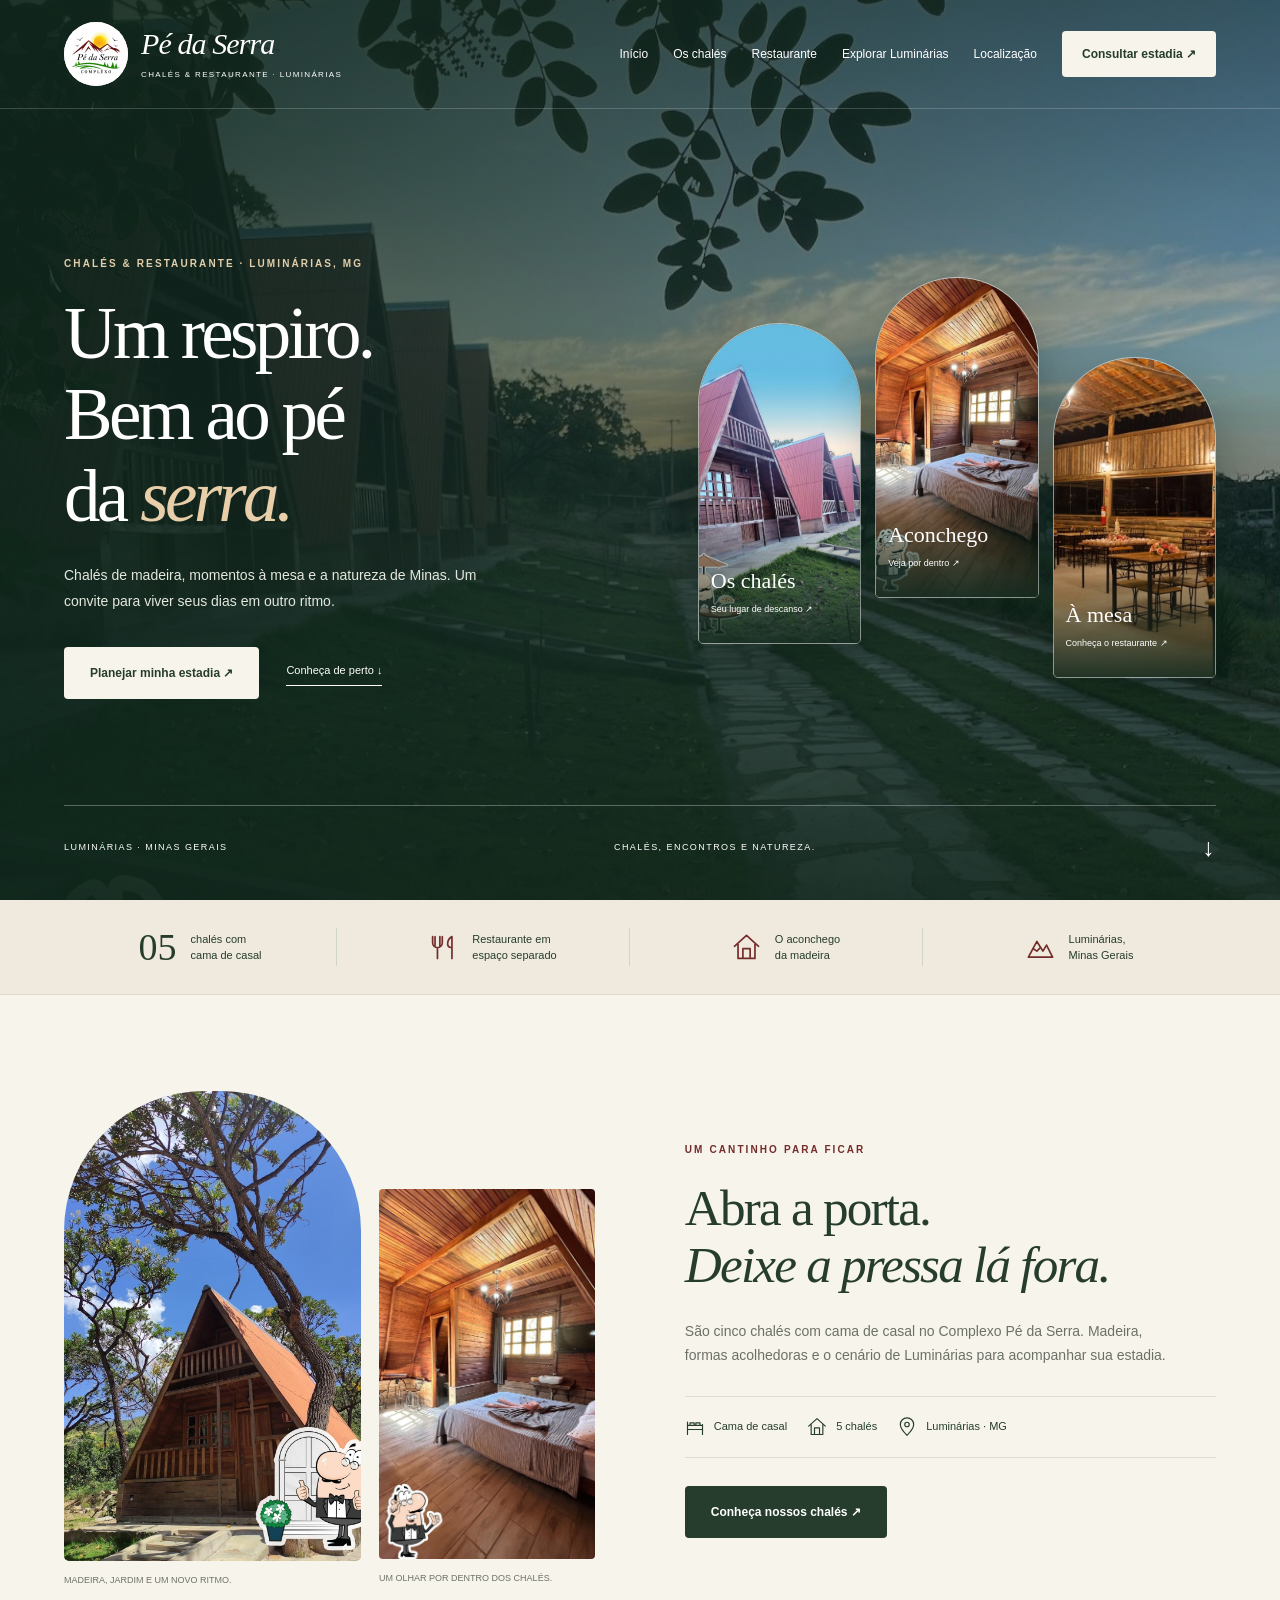
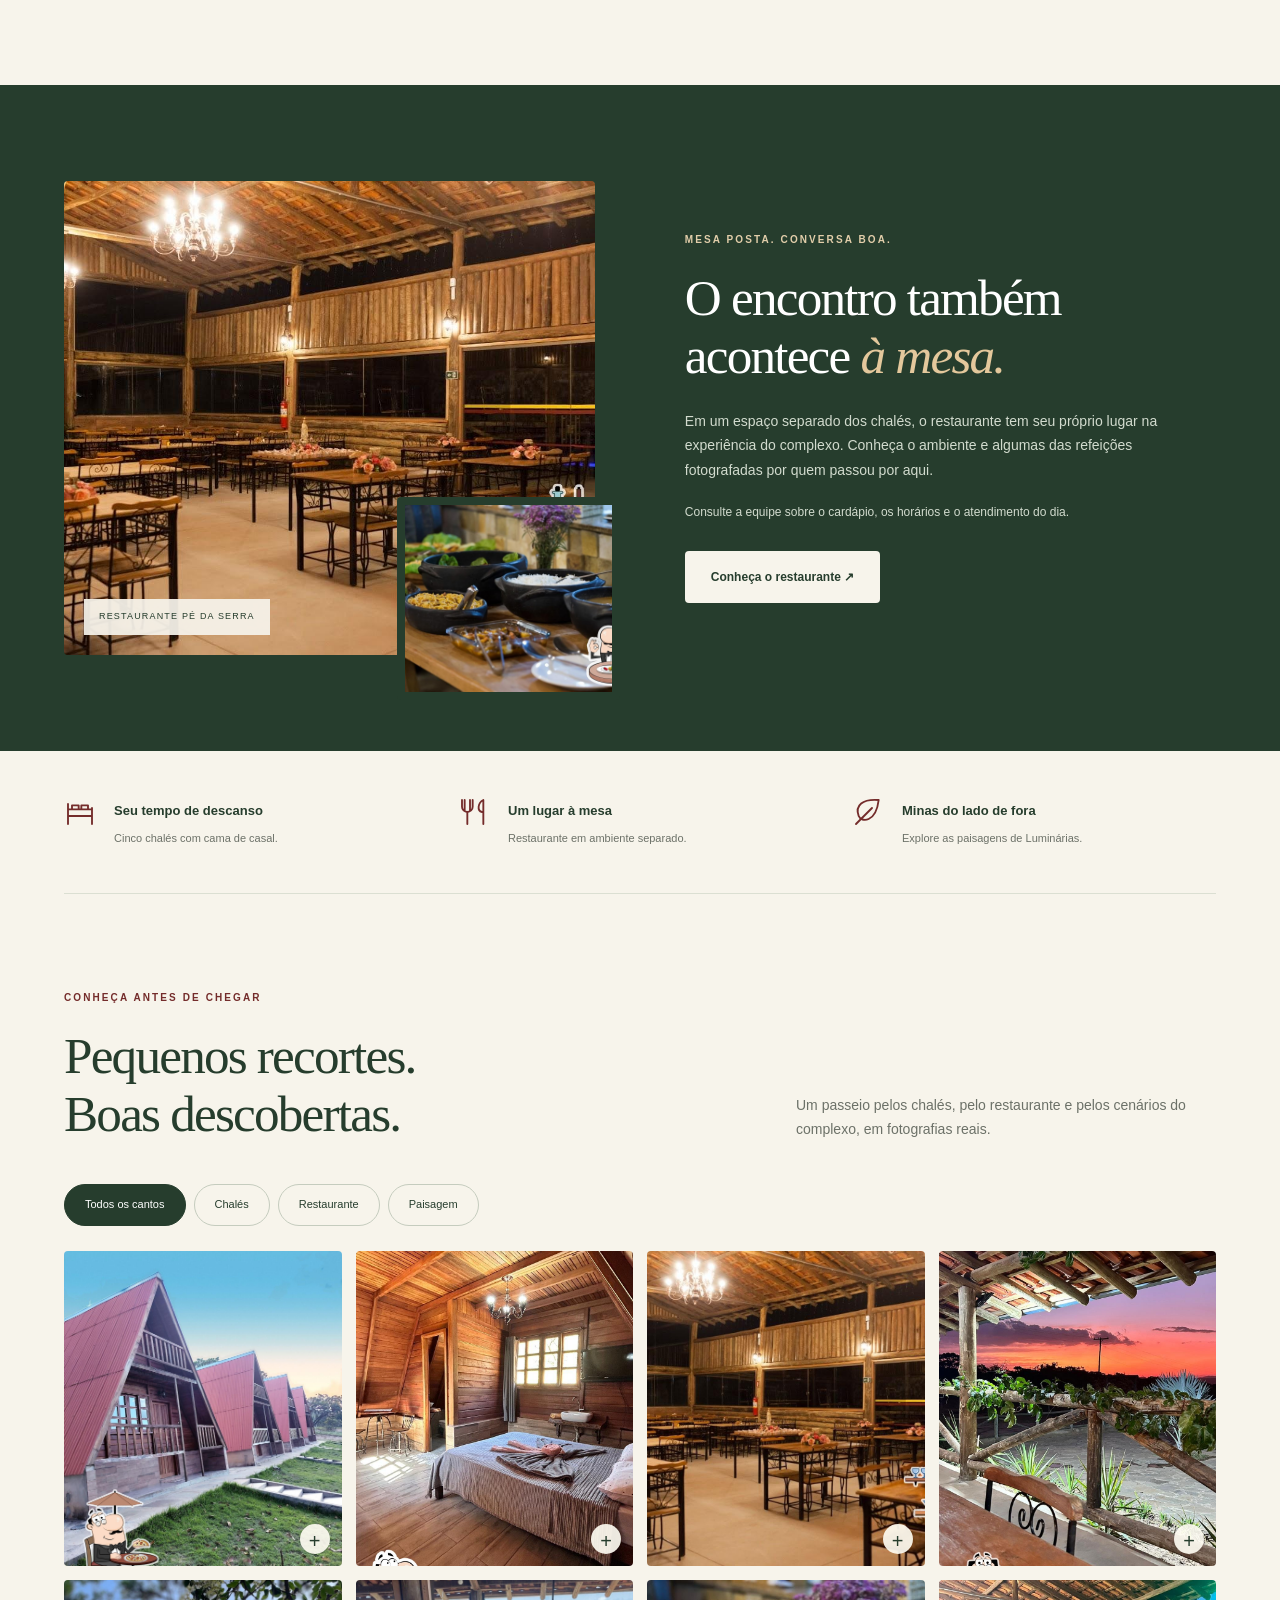
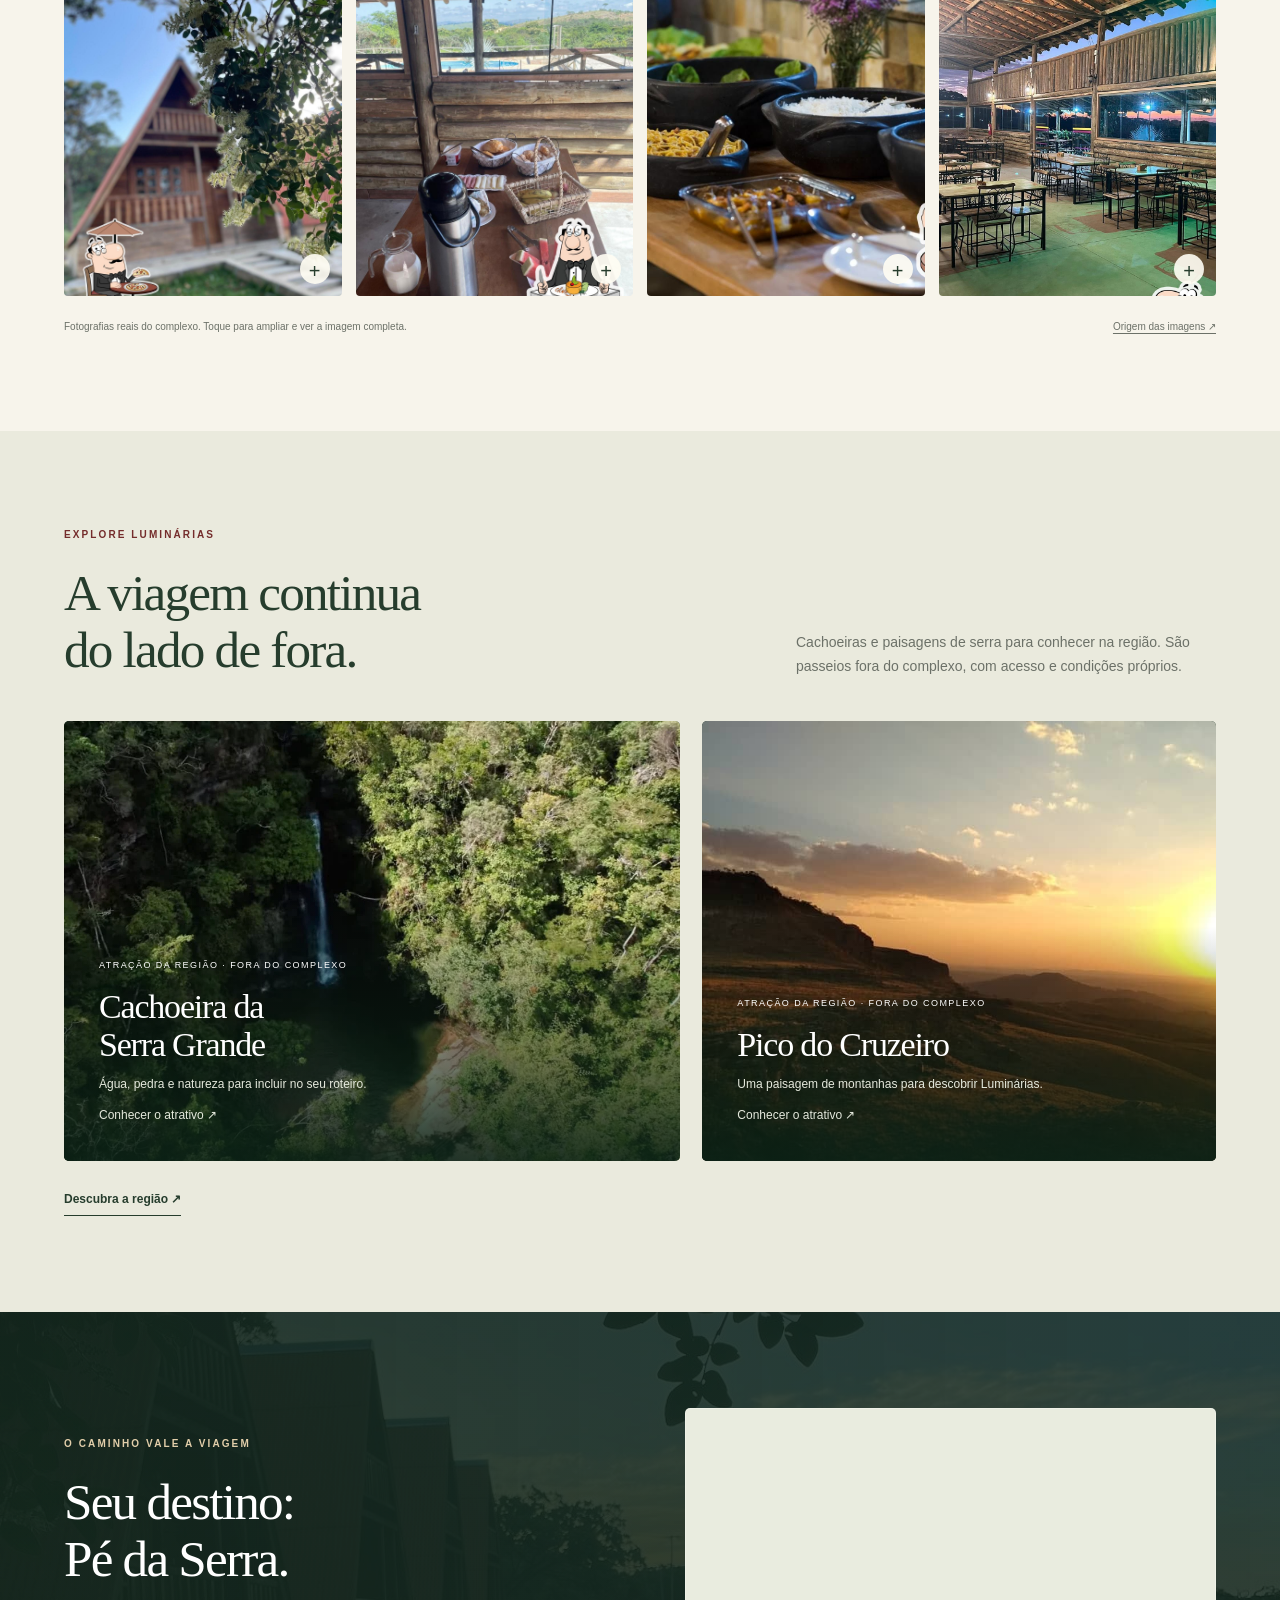
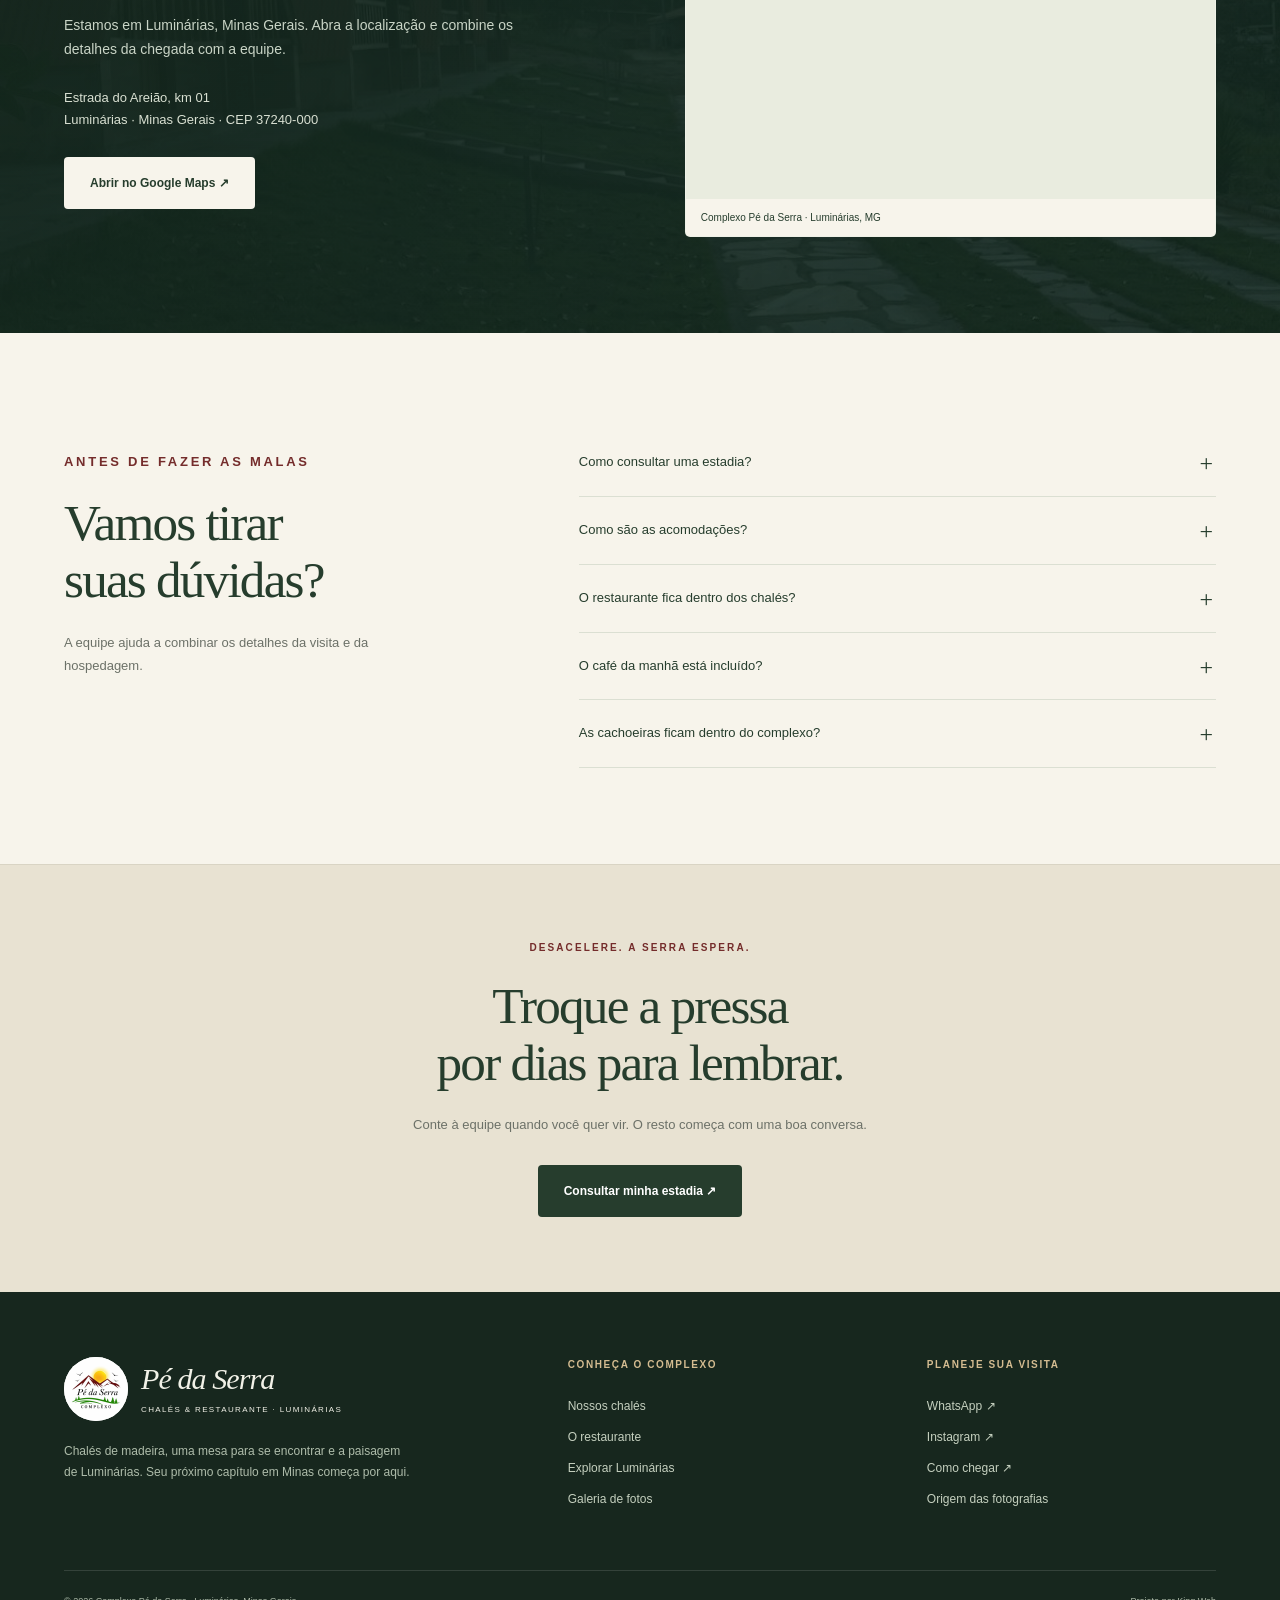
<file: index.html>
<!doctype html><html lang="pt-BR"><head><meta charset="utf-8"><meta name="viewport" content="width=device-width,initial-scale=1"><meta name="theme-color" content="#263d2d"><meta name="description" content="Conheça os cinco chalés com cama de casal e o restaurante do Complexo Pé da Serra, em Luminárias, Minas Gerais."><title>Chalés, encontros e natureza em Luminárias | Complexo Pé da Serra</title><meta property="og:title" content="Chalés, encontros e natureza em Luminárias | Complexo Pé da Serra"><meta property="og:description" content="Conheça os cinco chalés com cama de casal e o restaurante do Complexo Pé da Serra, em Luminárias, Minas Gerais."><meta property="og:type" content="website"><meta property="og:image" content="img/chales-fachada.jpg"><link rel="icon" href="img/logo-pe-da-serra.jpg"><link rel="stylesheet" href="css/style.css"></head><body><a class="skip" href="#conteudo">Pular para o conteúdo</a><header class="site-header "><div class="container header-row"><a class="brand" href="index.html" aria-label="Complexo Pé da Serra — início"><img src="img/logo-pe-da-serra.jpg" width="64" height="64" alt="Logo Complexo Pé da Serra"><span><strong>Pé da Serra</strong><small>Chalés & restaurante · Luminárias</small></span></a><button class="menu-toggle" aria-label="Abrir menu" aria-controls="main-nav" aria-expanded="false"><svg viewBox="0 0 24 24" fill="none" stroke="currentColor"><path d="M3 6h18M3 12h18M3 18h18"/></svg></button><nav id="main-nav" class="nav" aria-label="Menu principal"><a href="index.html">Início</a><a href="chales.html">Os chalés</a><a href="restaurante.html">Restaurante</a><a href="explorar.html">Explorar Luminárias</a><a href="index.html#localizacao">Localização</a><button type="button" class="btn js-booking">Consultar estadia ↗</button></nav></div></header><main id="conteudo"><section class="hero home-hero "><img class="hero-bg" src="img/chales-entardecer.jpg" alt="" fetchpriority="high"><div class="hero-shade"></div><div class="container hero-grid"><div class="hero-copy"><p class="eyebrow light">CHALÉS & RESTAURANTE · LUMINÁRIAS, MG</p><h1>Um respiro.<br>Bem ao pé<br>da <em>serra.</em></h1><p>Chalés de madeira, momentos à mesa e a natureza de Minas. Um convite para viver seus dias em outro ritmo.</p><div class="hero-actions"><button class="btn cream js-booking">Planejar minha estadia ↗</button><a class="text-link" href="#conhecer">Conheça de perto ↓</a></div></div><div class="hero-arches" aria-label="Conheça os espaços"><a class="arch" href="chales.html"><img src="img/chales-fachada.jpg" width="1200" height="1599" alt="Chalés de madeira"><span><strong>Os chalés</strong><small>Seu lugar de descanso ↗</small></span></a><a class="arch" href="chales.html#fotos"><img src="img/chale-interior.jpg" width="900" height="1600" alt="Interior de um chalé"><span><strong>Aconchego</strong><small>Veja por dentro ↗</small></span></a><a class="arch" href="restaurante.html"><img src="img/restaurante-noite.jpg" width="1200" height="800" alt="Restaurante à noite"><span><strong>À mesa</strong><small>Conheça o restaurante ↗</small></span></a></div></div><div class="container hero-bottom"><span>Luminárias · Minas Gerais</span><span>Chalés, encontros e natureza.</span><a href="#conhecer" aria-label="Continuar para conhecer o complexo">↓</a></div></section><section class="intro-strip" aria-label="Sobre o complexo"><div class="container intro-row"><div class="intro-item"><strong>05</strong><span>chalés com<br>cama de casal</span></div><div class="intro-item"><svg viewBox="0 0 24 24" fill="none" stroke="currentColor" stroke-width="1.4" stroke-linecap="round" stroke-linejoin="round" aria-hidden="true"><path d="M5 3v8m4-8v8M3 3v5a4 4 0 0 0 8 0V3M7 12v9m12-18c-4 2-5 8-1 9h1V3Zm0 9v9"/></svg><span>Restaurante em<br>espaço separado</span></div><div class="intro-item"><svg viewBox="0 0 24 24" fill="none" stroke="currentColor" stroke-width="1.4" stroke-linecap="round" stroke-linejoin="round" aria-hidden="true"><path d="m2 11 10-9 10 9M5 9v12h14V9M9 21v-8h6v8"/></svg><span>O aconchego<br>da madeira</span></div><div class="intro-item"><svg viewBox="0 0 24 24" fill="none" stroke="currentColor" stroke-width="1.4" stroke-linecap="round" stroke-linejoin="round" aria-hidden="true"><path d="m2 20 7-13 5 8 3-5 5 10H2Z"/><path d="m6 13 3 2 3-3"/></svg><span>Luminárias,<br>Minas Gerais</span></div></div></section>
<section class="section container" id="conhecer"><div class="split"><div class="editorial-pair reveal"><figure><img src="img/chale-madeira.jpg" alt="Fachada de chalé no Complexo Pé da Serra" loading="lazy"><figcaption>MADEIRA, JARDIM E UM NOVO RITMO.</figcaption></figure><figure><img src="img/chale-interior.jpg" alt="Cama de casal no interior de um dos chalés" loading="lazy"><figcaption>UM OLHAR POR DENTRO DOS CHALÉS.</figcaption></figure></div><div class="split-copy reveal"><p class="eyebrow">UM CANTINHO PARA FICAR</p><h2>Abra a porta.<br><em>Deixe a pressa lá fora.</em></h2><p>São cinco chalés com cama de casal no Complexo Pé da Serra. Madeira, formas acolhedoras e o cenário de Luminárias para acompanhar sua estadia.</p><div class="details-row"><span><svg viewBox="0 0 24 24" fill="none" stroke="currentColor" stroke-width="1.4" stroke-linecap="round" stroke-linejoin="round" aria-hidden="true"><path d="M3 18V6m18 12V9M3 15h18M3 10h18v5M6 10V7h5v3m2 0V7h5v3M3 18v3m18-3v3"/></svg>Cama de casal</span><span><svg viewBox="0 0 24 24" fill="none" stroke="currentColor" stroke-width="1.4" stroke-linecap="round" stroke-linejoin="round" aria-hidden="true"><path d="m2 11 10-9 10 9M5 9v12h14V9M9 21v-8h6v8"/></svg>5 chalés</span><span><svg viewBox="0 0 24 24" fill="none" stroke="currentColor" stroke-width="1.4" stroke-linecap="round" stroke-linejoin="round" aria-hidden="true"><path d="M12 22S4 14 4 9a8 8 0 0 1 16 0c0 5-8 13-8 13Z"/><circle cx="12" cy="9" r="2.7"/></svg>Luminárias · MG</span></div><a class="btn" href="chales.html">Conheça nossos chalés ↗</a></div></div></section>
<section class="restaurant-section section"><div class="container split"><figure class="restaurant-photo reveal"><img src="img/restaurante-noite.jpg" alt="Salão de madeira do restaurante do complexo" loading="lazy"><figcaption>RESTAURANTE PÉ DA SERRA</figcaption><img class="restaurant-detail" src="img/restaurante-comida.jpg" alt="Comida fotografada no restaurante" loading="lazy"></figure><div class="split-copy reveal"><p class="eyebrow light">MESA POSTA. CONVERSA BOA.</p><h2>O encontro também<br>acontece <em>à mesa.</em></h2><p>Em um espaço separado dos chalés, o restaurante tem seu próprio lugar na experiência do complexo. Conheça o ambiente e algumas das refeições fotografadas por quem passou por aqui.</p><p style="margin-top:20px;font-size:12px">Consulte a equipe sobre o cardápio, os horários e o atendimento do dia.</p><a class="btn cream" href="restaurante.html">Conheça o restaurante ↗</a></div></div></section>
<div class="container features"><div class="feature"><svg viewBox="0 0 24 24" fill="none" stroke="currentColor" stroke-width="1.4" stroke-linecap="round" stroke-linejoin="round" aria-hidden="true"><path d="M3 18V6m18 12V9M3 15h18M3 10h18v5M6 10V7h5v3m2 0V7h5v3M3 18v3m18-3v3"/></svg><div><strong>Seu tempo de descanso</strong><p>Cinco chalés com cama de casal.</p></div></div><div class="feature"><svg viewBox="0 0 24 24" fill="none" stroke="currentColor" stroke-width="1.4" stroke-linecap="round" stroke-linejoin="round" aria-hidden="true"><path d="M5 3v8m4-8v8M3 3v5a4 4 0 0 0 8 0V3M7 12v9m12-18c-4 2-5 8-1 9h1V3Zm0 9v9"/></svg><div><strong>Um lugar à mesa</strong><p>Restaurante em ambiente separado.</p></div></div><div class="feature"><svg viewBox="0 0 24 24" fill="none" stroke="currentColor" stroke-width="1.4" stroke-linecap="round" stroke-linejoin="round" aria-hidden="true"><path d="M20 3C8 2 2 7 5 15c2 5 13 5 15-12Z"/><path d="M3 21 15 9"/></svg><div><strong>Minas do lado de fora</strong><p>Explore as paisagens de Luminárias.</p></div></div></div>
<section class="section container" id="galeria"><div class="section-heading reveal"><div><p class="eyebrow">CONHEÇA ANTES DE CHEGAR</p><h2>Pequenos recortes.<br>Boas descobertas.</h2></div><p>Um passeio pelos chalés, pelo restaurante e pelos cenários do complexo, em fotografias reais.</p></div><div class="gallery-filters" aria-label="Filtrar fotos"><button data-filter="all" aria-pressed="true">Todos os cantos</button><button data-filter="chales" aria-pressed="false">Chalés</button><button data-filter="restaurante" aria-pressed="false">Restaurante</button><button data-filter="ambiente" aria-pressed="false">Paisagem</button></div><div class="gallery-grid"><button class="photo" type="button" data-photo="img/chales-fachada.jpg" data-category="chales" data-caption="Fachadas dos chalés do Complexo Pé da Serra" aria-label="Ampliar: Fachadas dos chalés do Complexo Pé da Serra"><img src="img/chales-fachada.jpg" alt="Fachadas dos chalés do Complexo Pé da Serra" loading="lazy"><span class="zoom" aria-hidden="true">+</span></button><button class="photo" type="button" data-photo="img/chale-interior.jpg" data-category="chales" data-caption="Interior de um dos chalés, com cama de casal" aria-label="Ampliar: Interior de um dos chalés, com cama de casal"><img src="img/chale-interior.jpg" alt="Interior de um dos chalés, com cama de casal" loading="lazy"><span class="zoom" aria-hidden="true">+</span></button><button class="photo" type="button" data-photo="img/restaurante-noite.jpg" data-category="restaurante" data-caption="Ambiente do restaurante à noite" aria-label="Ampliar: Ambiente do restaurante à noite"><img src="img/restaurante-noite.jpg" alt="Ambiente do restaurante à noite" loading="lazy"><span class="zoom" aria-hidden="true">+</span></button><button class="photo" type="button" data-photo="img/por-do-sol.jpg" data-category="ambiente" data-caption="Pôr do sol visto da varanda do complexo" aria-label="Ampliar: Pôr do sol visto da varanda do complexo"><img src="img/por-do-sol.jpg" alt="Pôr do sol visto da varanda do complexo" loading="lazy"><span class="zoom" aria-hidden="true">+</span></button><button class="photo" type="button" data-photo="img/chale-jardim.jpg" data-category="chales" data-caption="Chalé e jardim do complexo" aria-label="Ampliar: Chalé e jardim do complexo"><img src="img/chale-jardim.jpg" alt="Chalé e jardim do complexo" loading="lazy"><span class="zoom" aria-hidden="true">+</span></button><button class="photo" type="button" data-photo="img/mesa-cafe.jpg" data-category="restaurante" data-caption="Mesa fotografada no restaurante do complexo" aria-label="Ampliar: Mesa fotografada no restaurante do complexo"><img src="img/mesa-cafe.jpg" alt="Mesa fotografada no restaurante do complexo" loading="lazy"><span class="zoom" aria-hidden="true">+</span></button><button class="photo" type="button" data-photo="img/restaurante-comida.jpg" data-category="restaurante" data-caption="Refeição fotografada no restaurante" aria-label="Ampliar: Refeição fotografada no restaurante"><img src="img/restaurante-comida.jpg" alt="Refeição fotografada no restaurante" loading="lazy"><span class="zoom" aria-hidden="true">+</span></button><button class="photo" type="button" data-photo="img/restaurante-ambiente.jpg" data-category="restaurante" data-caption="Salão do restaurante do Complexo Pé da Serra" aria-label="Ampliar: Salão do restaurante do Complexo Pé da Serra"><img src="img/restaurante-ambiente.jpg" alt="Salão do restaurante do Complexo Pé da Serra" loading="lazy"><span class="zoom" aria-hidden="true">+</span></button></div><div class="gallery-note"><span>Fotografias reais do complexo. Toque para ampliar e ver a imagem completa.</span><a href="creditos.html">Origem das imagens ↗</a></div></section>
<section class="region-section section"><div class="container"><div class="section-heading reveal"><div><p class="eyebrow">EXPLORE LUMINÁRIAS</p><h2>A viagem continua<br>do lado de fora.</h2></div><p>Cachoeiras e paisagens de serra para conhecer na região. São passeios fora do complexo, com acesso e condições próprios.</p></div><div class="region-grid"><a class="region-card" href="https://visiteluminarias.com.br/cachoeira-da-serra-grande/" target="_blank" rel="noopener noreferrer"><img src="img/serra-grande.webp" alt="Cachoeira da Serra Grande, em Luminárias" loading="lazy"><div><span>ATRAÇÃO DA REGIÃO · FORA DO COMPLEXO</span><h3>Cachoeira da<br>Serra Grande</h3><p>Água, pedra e natureza para incluir no seu roteiro.</p><p>Conhecer o atrativo ↗</p></div></a><a class="region-card" href="https://visiteluminarias.com.br/pico-do-cruzeiro/" target="_blank" rel="noopener noreferrer"><img src="img/pico-cruzeiro.jpg" alt="Pico do Cruzeiro, em Luminárias" loading="lazy"><div><span>ATRAÇÃO DA REGIÃO · FORA DO COMPLEXO</span><h3>Pico do Cruzeiro</h3><p>Uma paisagem de montanhas para descobrir Luminárias.</p><p>Conhecer o atrativo ↗</p></div></a></div><a class="text-link" href="explorar.html" style="margin-top:28px">Descubra a região ↗</a></div></section>
<section class="location-section section" id="localizacao"><div class="container split"><div class="split-copy reveal"><p class="eyebrow light">O CAMINHO VALE A VIAGEM</p><h2>Seu destino:<br>Pé da Serra.</h2><p>Estamos em Luminárias, Minas Gerais. Abra a localização e combine os detalhes da chegada com a equipe.</p><address>Estrada do Areião, km 01<br>Luminárias · Minas Gerais · CEP 37240-000</address><a class="btn cream" href="https://www.google.com/maps/search/?api=1&query=Complexo+P%C3%A9+da+Serra+Estrada+do+Arei%C3%A3o+Lumin%C3%A1rias+MG" data-maps target="_blank" rel="noopener noreferrer">Abrir no Google Maps ↗</a></div><div class="map-wrap"><iframe title="Mapa do Complexo Pé da Serra em Luminárias" src="https://maps.google.com/maps?q=Complexo%20P%C3%A9%20da%20Serra%20Lumin%C3%A1rias%20MG&amp;z=14&amp;output=embed" loading="lazy" referrerpolicy="no-referrer-when-downgrade" allowfullscreen></iframe><p>Complexo Pé da Serra · Luminárias, MG</p></div></div></section>
<section class="section container faq-layout"><div class="reveal"><p class="eyebrow">ANTES DE FAZER AS MALAS</p><h2>Vamos tirar<br>suas dúvidas?</h2><p>A equipe ajuda a combinar os detalhes da visita e da hospedagem.</p></div><div class="faq-list"><details><summary>Como consultar uma estadia?</summary><p>Toque em “Planejar estadia”, preencha as datas e o tamanho do grupo. Uma mensagem será preparada para o WhatsApp. A equipe confirma os valores e a disponibilidade.</p></details><details><summary>Como são as acomodações?</summary><p>O complexo tem cinco chalés, cada um com cama de casal. Consulte a equipe sobre a unidade disponível e a acomodação do seu grupo.</p></details><details><summary>O restaurante fica dentro dos chalés?</summary><p>Não. O restaurante fica em um espaço separado. Consulte os horários e as condições de atendimento diretamente com a equipe.</p></details><details><summary>O café da manhã está incluído?</summary><p>A inclusão de refeições e os serviços da estadia devem ser confirmados com a equipe antes da reserva.</p></details><details><summary>As cachoeiras ficam dentro do complexo?</summary><p>Os atrativos apresentados em “Explorar Luminárias” ficam na região e são independentes do Complexo Pé da Serra. Consulte os responsáveis pelos passeios sobre acesso e funcionamento.</p></details></div></section><section class="cta"><p class="eyebrow">DESACELERE. A SERRA ESPERA.</p><h2>Troque a pressa<br>por dias para lembrar.</h2><p>Conte à equipe quando você quer vir. O resto começa com uma boa conversa.</p><button class="btn js-booking">Consultar minha estadia ↗</button></section></main><footer class="site-footer"><div class="container footer-grid"><div><a class="brand" href="index.html" aria-label="Complexo Pé da Serra — início"><img src="img/logo-pe-da-serra.jpg" width="64" height="64" alt="Logo Complexo Pé da Serra"><span><strong>Pé da Serra</strong><small>Chalés & restaurante · Luminárias</small></span></a><p>Chalés de madeira, uma mesa para se encontrar e a paisagem de Luminárias. Seu próximo capítulo em Minas começa por aqui.</p></div><div><h3>Conheça o complexo</h3><a href="chales.html">Nossos chalés</a><a href="restaurante.html">O restaurante</a><a href="explorar.html">Explorar Luminárias</a><a href="index.html#galeria">Galeria de fotos</a></div><div><h3>Planeje sua visita</h3><a href="https://wa.me/5535999929842" data-contact="Olá! Gostaria de informações sobre o Complexo Pé da Serra." target="_blank" rel="noopener noreferrer">WhatsApp ↗</a><a href="https://www.instagram.com/complexopedaserra/" data-instagram target="_blank" rel="noopener noreferrer">Instagram ↗</a><a href="https://www.google.com/maps/search/?api=1&query=Complexo+P%C3%A9+da+Serra+Estrada+do+Arei%C3%A3o+Lumin%C3%A1rias+MG" data-maps target="_blank" rel="noopener noreferrer">Como chegar ↗</a><a href="creditos.html">Origem das fotografias</a></div></div><div class="container footer-bottom"><span>© <span data-year>2026</span> Complexo Pé da Serra · Luminárias, Minas Gerais</span><span>Projeto por King Web</span></div></footer><div class="mobile-booking"><span><strong>Seu descanso em Minas</strong><small>Consulte datas e disponibilidade</small></span><button class="btn js-booking">Planejar estadia ↗</button></div><dialog id="booking" class="booking-dialog" aria-labelledby="booking-title"><div class="dialog-inner"><button class="close" data-close aria-label="Fechar consulta">×</button><p class="eyebrow">SEUS PRÓXIMOS DIAS EM MINAS</p><h2 id="booking-title">Vamos planejar<br>sua estadia?</h2><p>Informe as datas e o tamanho do grupo. A equipe confirma os chalés disponíveis e os valores pelo WhatsApp.</p><form id="booking-form" class="booking-form"><div class="form-grid"><label class="field wide" for="guest-name">Seu nome<input id="guest-name" name="nome" autocomplete="given-name" maxlength="80" required></label><label class="field" for="checkin">Entrada<input id="checkin" name="entrada" type="date" required></label><label class="field" for="checkout">Saída<input id="checkout" name="saida" type="date" required></label><label class="field" for="adults">Adultos<select id="adults" name="adultos"><option value="1" >1</option><option value="2" selected>2</option><option value="3" >3</option><option value="4" >4</option><option value="5" >5</option><option value="6" >6</option><option value="7" >7</option><option value="8" >8</option><option value="9" >9</option><option value="10" >10</option><option value="Mais de 10">Mais de 10</option></select></label><label class="field" for="children">Crianças<select id="children" name="criancas"><option value="0">0</option><option value="1">1</option><option value="2">2</option><option value="3">3</option><option value="4">4</option><option value="5">5</option><option value="Mais de 5">Mais de 5</option></select></label></div><button type="submit" class="btn"><svg class="whatsapp-icon" viewBox="0 0 24 24" aria-hidden="true"><path d="M20.5 3.5A11.9 11.9 0 0 0 1.8 17.8L.1 24l6.3-1.7A11.9 11.9 0 0 0 24 11.9a11.8 11.8 0 0 0-3.5-8.4ZM12 21.8a9.8 9.8 0 0 1-5-1.4l-.4-.2-3.7 1 1-3.6-.2-.4A9.9 9.9 0 1 1 12 21.8Zm5.4-7.4c-.3-.2-1.8-.9-2-.9s-.5-.1-.7.2l-.9 1.1c-.2.2-.3.2-.6.1a8 8 0 0 1-3.9-3.4c-.3-.5.3-.4.9-1.6.1-.2 0-.4 0-.6l-.9-2.1c-.2-.5-.5-.5-.7-.5h-.6c-.2 0-.6.1-.8.4-.3.3-1 1-1 2.3s1 2.7 1.1 2.9c.2.2 2 3.1 5 4.3 1.9.8 2.6.8 3.6.7.6-.1 1.8-.7 2-1.4.3-.7.3-1.3.2-1.4-.1-.1-.3-.2-.7-.4Z"/></svg>Consultar pelo WhatsApp ↗</button><p class="hint">A consulta não confirma a reserva. Nenhum pagamento é feito aqui.</p><a id="booking-fallback" class="text-link" hidden target="_blank" rel="noopener noreferrer">Abrir a mensagem no WhatsApp ↗</a></form></div></dialog><dialog id="lightbox" class="lightbox" aria-label="Galeria de fotografias"><button class="close" data-close aria-label="Fechar fotografia">×</button><button class="prev" aria-label="Fotografia anterior">‹</button><figure><img id="lightbox-image" alt=""><figcaption><span id="lightbox-caption"></span><span id="lightbox-count" class="count" aria-live="polite"></span></figcaption></figure><button class="next" aria-label="Próxima fotografia">›</button></dialog><script src="js/config.js" defer></script><script src="js/script.js" defer></script></body></html>
</file>
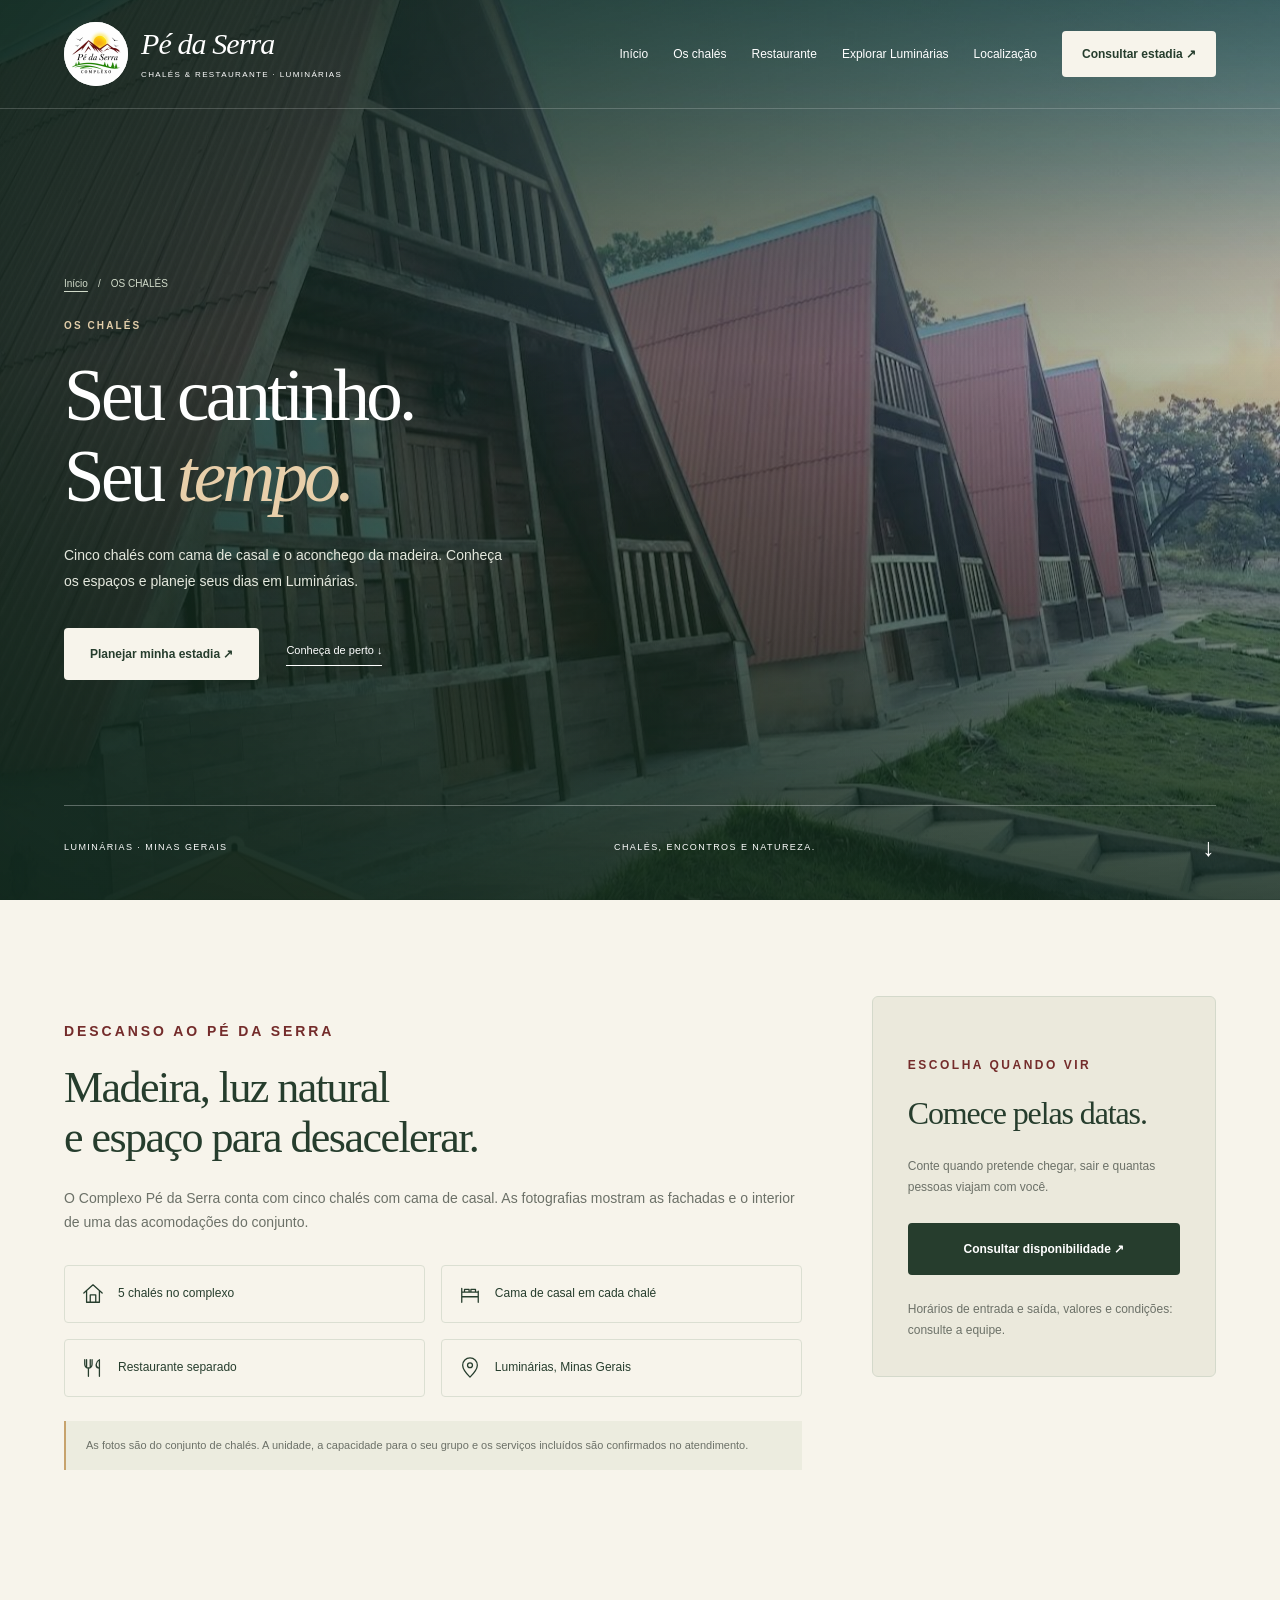
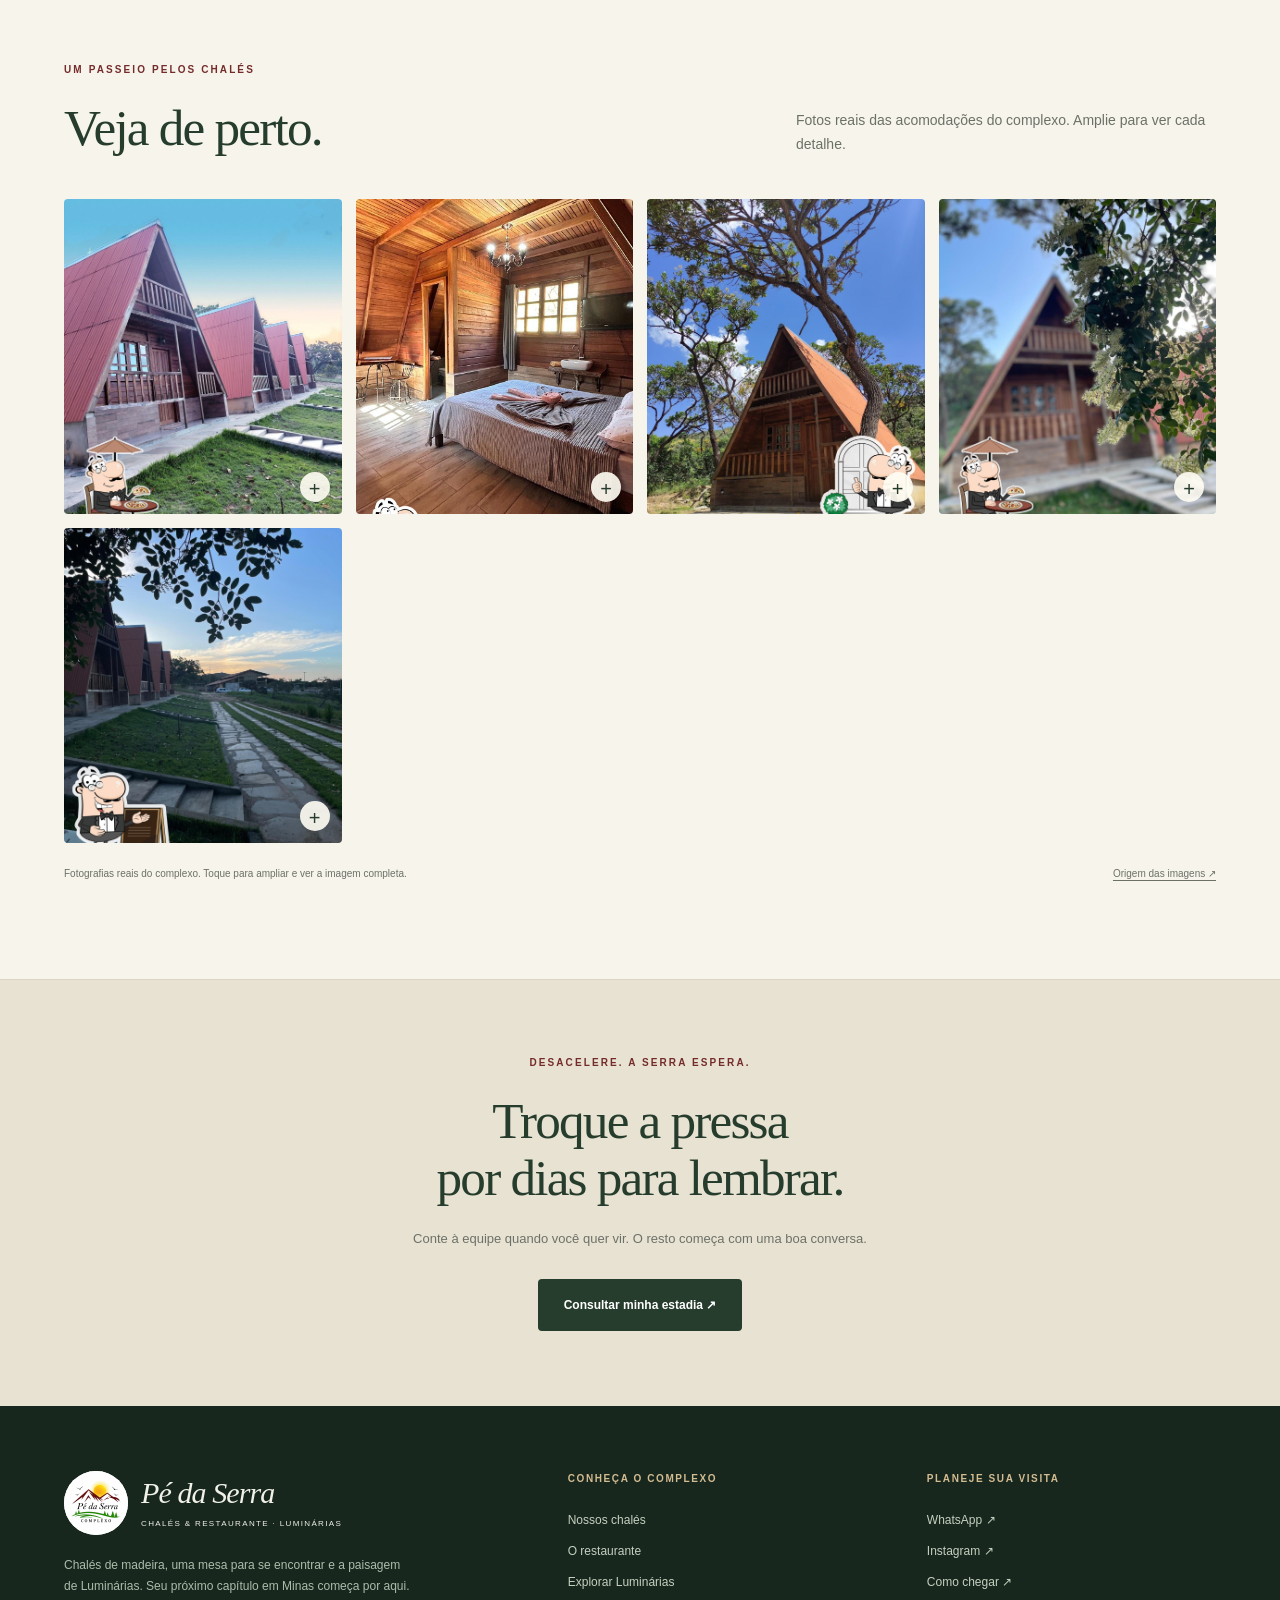
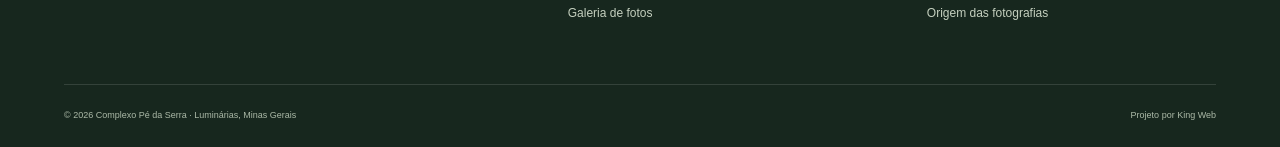
<file: chales.html>
<!doctype html><html lang="pt-BR"><head><meta charset="utf-8"><meta name="viewport" content="width=device-width,initial-scale=1"><meta name="theme-color" content="#263d2d"><meta name="description" content="Cinco chalés com cama de casal no Complexo Pé da Serra. Veja fotografias reais e consulte sua estadia."><title>Os chalés | Complexo Pé da Serra</title><meta property="og:title" content="Os chalés | Complexo Pé da Serra"><meta property="og:description" content="Cinco chalés com cama de casal no Complexo Pé da Serra. Veja fotografias reais e consulte sua estadia."><meta property="og:type" content="website"><meta property="og:image" content="img/chales-fachada.jpg"><link rel="icon" href="img/logo-pe-da-serra.jpg"><link rel="stylesheet" href="css/style.css"></head><body><a class="skip" href="#conteudo">Pular para o conteúdo</a><header class="site-header "><div class="container header-row"><a class="brand" href="index.html" aria-label="Complexo Pé da Serra — início"><img src="img/logo-pe-da-serra.jpg" width="64" height="64" alt="Logo Complexo Pé da Serra"><span><strong>Pé da Serra</strong><small>Chalés & restaurante · Luminárias</small></span></a><button class="menu-toggle" aria-label="Abrir menu" aria-controls="main-nav" aria-expanded="false"><svg viewBox="0 0 24 24" fill="none" stroke="currentColor"><path d="M3 6h18M3 12h18M3 18h18"/></svg></button><nav id="main-nav" class="nav" aria-label="Menu principal"><a href="index.html">Início</a><a href="chales.html">Os chalés</a><a href="restaurante.html">Restaurante</a><a href="explorar.html">Explorar Luminárias</a><a href="index.html#localizacao">Localização</a><button type="button" class="btn js-booking">Consultar estadia ↗</button></nav></div></header><main id="conteudo"><section class="hero inner-hero "><img class="hero-bg" src="img/chales-fachada.jpg" alt="" fetchpriority="high"><div class="hero-shade"></div><div class="container "><div class="hero-copy"><div class="crumbs"><a href="index.html">Início</a><span>/</span><span>OS CHALÉS</span></div><p class="eyebrow light">OS CHALÉS</p><h1>Seu cantinho.<br>Seu <em>tempo.</em></h1><p>Cinco chalés com cama de casal e o aconchego da madeira. Conheça os espaços e planeje seus dias em Luminárias.</p><div class="hero-actions"><button class="btn cream js-booking">Planejar minha estadia ↗</button><a class="text-link" href="#conhecer">Conheça de perto ↓</a></div></div></div><div class="container hero-bottom"><span>Luminárias · Minas Gerais</span><span>Chalés, encontros e natureza.</span><a href="#conhecer" aria-label="Continuar para conhecer o complexo">↓</a></div></section><section class="section container" id="conhecer"><div class="stay-layout"><div><p class="eyebrow">DESCANSO AO PÉ DA SERRA</p><h2>Madeira, luz natural<br>e espaço para desacelerar.</h2><p>O Complexo Pé da Serra conta com cinco chalés com cama de casal. As fotografias mostram as fachadas e o interior de uma das acomodações do conjunto.</p><ul class="fact-list"><li><svg viewBox="0 0 24 24" fill="none" stroke="currentColor" stroke-width="1.4" stroke-linecap="round" stroke-linejoin="round" aria-hidden="true"><path d="m2 11 10-9 10 9M5 9v12h14V9M9 21v-8h6v8"/></svg>5 chalés no complexo</li><li><svg viewBox="0 0 24 24" fill="none" stroke="currentColor" stroke-width="1.4" stroke-linecap="round" stroke-linejoin="round" aria-hidden="true"><path d="M3 18V6m18 12V9M3 15h18M3 10h18v5M6 10V7h5v3m2 0V7h5v3M3 18v3m18-3v3"/></svg>Cama de casal em cada chalé</li><li><svg viewBox="0 0 24 24" fill="none" stroke="currentColor" stroke-width="1.4" stroke-linecap="round" stroke-linejoin="round" aria-hidden="true"><path d="M5 3v8m4-8v8M3 3v5a4 4 0 0 0 8 0V3M7 12v9m12-18c-4 2-5 8-1 9h1V3Zm0 9v9"/></svg>Restaurante separado</li><li><svg viewBox="0 0 24 24" fill="none" stroke="currentColor" stroke-width="1.4" stroke-linecap="round" stroke-linejoin="round" aria-hidden="true"><path d="M12 22S4 14 4 9a8 8 0 0 1 16 0c0 5-8 13-8 13Z"/><circle cx="12" cy="9" r="2.7"/></svg>Luminárias, Minas Gerais</li></ul><p class="page-note">As fotos são do conjunto de chalés. A unidade, a capacidade para o seu grupo e os serviços incluídos são confirmados no atendimento.</p></div><aside class="side-box"><p class="eyebrow">ESCOLHA QUANDO VIR</p><h3>Comece pelas datas.</h3><p>Conte quando pretende chegar, sair e quantas pessoas viajam com você.</p><button class="btn js-booking">Consultar disponibilidade ↗</button><p>Horários de entrada e saída, valores e condições: consulte a equipe.</p></aside></div></section><section class="container" data-video-slot="chales" data-poster="img/chales-fachada.jpg" hidden aria-label="Apresentação dos chalés"></section><section class="section container" id="fotos"><div class="section-heading"><div><p class="eyebrow">UM PASSEIO PELOS CHALÉS</p><h2>Veja de perto.</h2></div><p>Fotos reais das acomodações do complexo. Amplie para ver cada detalhe.</p></div><div class="gallery-grid"><button class="photo" type="button" data-photo="img/chales-fachada.jpg" data-category="chales" data-caption="Fachadas dos chalés do Complexo Pé da Serra" aria-label="Ampliar: Fachadas dos chalés do Complexo Pé da Serra"><img src="img/chales-fachada.jpg" alt="Fachadas dos chalés do Complexo Pé da Serra" loading="lazy"><span class="zoom" aria-hidden="true">+</span></button><button class="photo" type="button" data-photo="img/chale-interior.jpg" data-category="chales" data-caption="Interior de um dos chalés, com cama de casal" aria-label="Ampliar: Interior de um dos chalés, com cama de casal"><img src="img/chale-interior.jpg" alt="Interior de um dos chalés, com cama de casal" loading="lazy"><span class="zoom" aria-hidden="true">+</span></button><button class="photo" type="button" data-photo="img/chale-madeira.jpg" data-category="chales" data-caption="Chalé de madeira no Complexo Pé da Serra" aria-label="Ampliar: Chalé de madeira no Complexo Pé da Serra"><img src="img/chale-madeira.jpg" alt="Chalé de madeira no Complexo Pé da Serra" loading="lazy"><span class="zoom" aria-hidden="true">+</span></button><button class="photo" type="button" data-photo="img/chale-jardim.jpg" data-category="chales" data-caption="Chalé e jardim do complexo" aria-label="Ampliar: Chalé e jardim do complexo"><img src="img/chale-jardim.jpg" alt="Chalé e jardim do complexo" loading="lazy"><span class="zoom" aria-hidden="true">+</span></button><button class="photo" type="button" data-photo="img/chales-entardecer.jpg" data-category="chales" data-caption="Chalés e caminho ao entardecer" aria-label="Ampliar: Chalés e caminho ao entardecer"><img src="img/chales-entardecer.jpg" alt="Chalés e caminho ao entardecer" loading="lazy"><span class="zoom" aria-hidden="true">+</span></button></div><div class="gallery-note"><span>Fotografias reais do complexo. Toque para ampliar e ver a imagem completa.</span><a href="creditos.html">Origem das imagens ↗</a></div></section><section class="cta"><p class="eyebrow">DESACELERE. A SERRA ESPERA.</p><h2>Troque a pressa<br>por dias para lembrar.</h2><p>Conte à equipe quando você quer vir. O resto começa com uma boa conversa.</p><button class="btn js-booking">Consultar minha estadia ↗</button></section></main><footer class="site-footer"><div class="container footer-grid"><div><a class="brand" href="index.html" aria-label="Complexo Pé da Serra — início"><img src="img/logo-pe-da-serra.jpg" width="64" height="64" alt="Logo Complexo Pé da Serra"><span><strong>Pé da Serra</strong><small>Chalés & restaurante · Luminárias</small></span></a><p>Chalés de madeira, uma mesa para se encontrar e a paisagem de Luminárias. Seu próximo capítulo em Minas começa por aqui.</p></div><div><h3>Conheça o complexo</h3><a href="chales.html">Nossos chalés</a><a href="restaurante.html">O restaurante</a><a href="explorar.html">Explorar Luminárias</a><a href="index.html#galeria">Galeria de fotos</a></div><div><h3>Planeje sua visita</h3><a href="https://wa.me/5535999929842" data-contact="Olá! Gostaria de informações sobre o Complexo Pé da Serra." target="_blank" rel="noopener noreferrer">WhatsApp ↗</a><a href="https://www.instagram.com/complexopedaserra/" data-instagram target="_blank" rel="noopener noreferrer">Instagram ↗</a><a href="https://www.google.com/maps/search/?api=1&query=Complexo+P%C3%A9+da+Serra+Estrada+do+Arei%C3%A3o+Lumin%C3%A1rias+MG" data-maps target="_blank" rel="noopener noreferrer">Como chegar ↗</a><a href="creditos.html">Origem das fotografias</a></div></div><div class="container footer-bottom"><span>© <span data-year>2026</span> Complexo Pé da Serra · Luminárias, Minas Gerais</span><span>Projeto por King Web</span></div></footer><div class="mobile-booking"><span><strong>Seu descanso em Minas</strong><small>Consulte datas e disponibilidade</small></span><button class="btn js-booking">Planejar estadia ↗</button></div><dialog id="booking" class="booking-dialog" aria-labelledby="booking-title"><div class="dialog-inner"><button class="close" data-close aria-label="Fechar consulta">×</button><p class="eyebrow">SEUS PRÓXIMOS DIAS EM MINAS</p><h2 id="booking-title">Vamos planejar<br>sua estadia?</h2><p>Informe as datas e o tamanho do grupo. A equipe confirma os chalés disponíveis e os valores pelo WhatsApp.</p><form id="booking-form" class="booking-form"><div class="form-grid"><label class="field wide" for="guest-name">Seu nome<input id="guest-name" name="nome" autocomplete="given-name" maxlength="80" required></label><label class="field" for="checkin">Entrada<input id="checkin" name="entrada" type="date" required></label><label class="field" for="checkout">Saída<input id="checkout" name="saida" type="date" required></label><label class="field" for="adults">Adultos<select id="adults" name="adultos"><option value="1" >1</option><option value="2" selected>2</option><option value="3" >3</option><option value="4" >4</option><option value="5" >5</option><option value="6" >6</option><option value="7" >7</option><option value="8" >8</option><option value="9" >9</option><option value="10" >10</option><option value="Mais de 10">Mais de 10</option></select></label><label class="field" for="children">Crianças<select id="children" name="criancas"><option value="0">0</option><option value="1">1</option><option value="2">2</option><option value="3">3</option><option value="4">4</option><option value="5">5</option><option value="Mais de 5">Mais de 5</option></select></label></div><button type="submit" class="btn"><svg class="whatsapp-icon" viewBox="0 0 24 24" aria-hidden="true"><path d="M20.5 3.5A11.9 11.9 0 0 0 1.8 17.8L.1 24l6.3-1.7A11.9 11.9 0 0 0 24 11.9a11.8 11.8 0 0 0-3.5-8.4ZM12 21.8a9.8 9.8 0 0 1-5-1.4l-.4-.2-3.7 1 1-3.6-.2-.4A9.9 9.9 0 1 1 12 21.8Zm5.4-7.4c-.3-.2-1.8-.9-2-.9s-.5-.1-.7.2l-.9 1.1c-.2.2-.3.2-.6.1a8 8 0 0 1-3.9-3.4c-.3-.5.3-.4.9-1.6.1-.2 0-.4 0-.6l-.9-2.1c-.2-.5-.5-.5-.7-.5h-.6c-.2 0-.6.1-.8.4-.3.3-1 1-1 2.3s1 2.7 1.1 2.9c.2.2 2 3.1 5 4.3 1.9.8 2.6.8 3.6.7.6-.1 1.8-.7 2-1.4.3-.7.3-1.3.2-1.4-.1-.1-.3-.2-.7-.4Z"/></svg>Consultar pelo WhatsApp ↗</button><p class="hint">A consulta não confirma a reserva. Nenhum pagamento é feito aqui.</p><a id="booking-fallback" class="text-link" hidden target="_blank" rel="noopener noreferrer">Abrir a mensagem no WhatsApp ↗</a></form></div></dialog><dialog id="lightbox" class="lightbox" aria-label="Galeria de fotografias"><button class="close" data-close aria-label="Fechar fotografia">×</button><button class="prev" aria-label="Fotografia anterior">‹</button><figure><img id="lightbox-image" alt=""><figcaption><span id="lightbox-caption"></span><span id="lightbox-count" class="count" aria-live="polite"></span></figcaption></figure><button class="next" aria-label="Próxima fotografia">›</button></dialog><script src="js/config.js" defer></script><script src="js/script.js" defer></script></body></html>
</file>
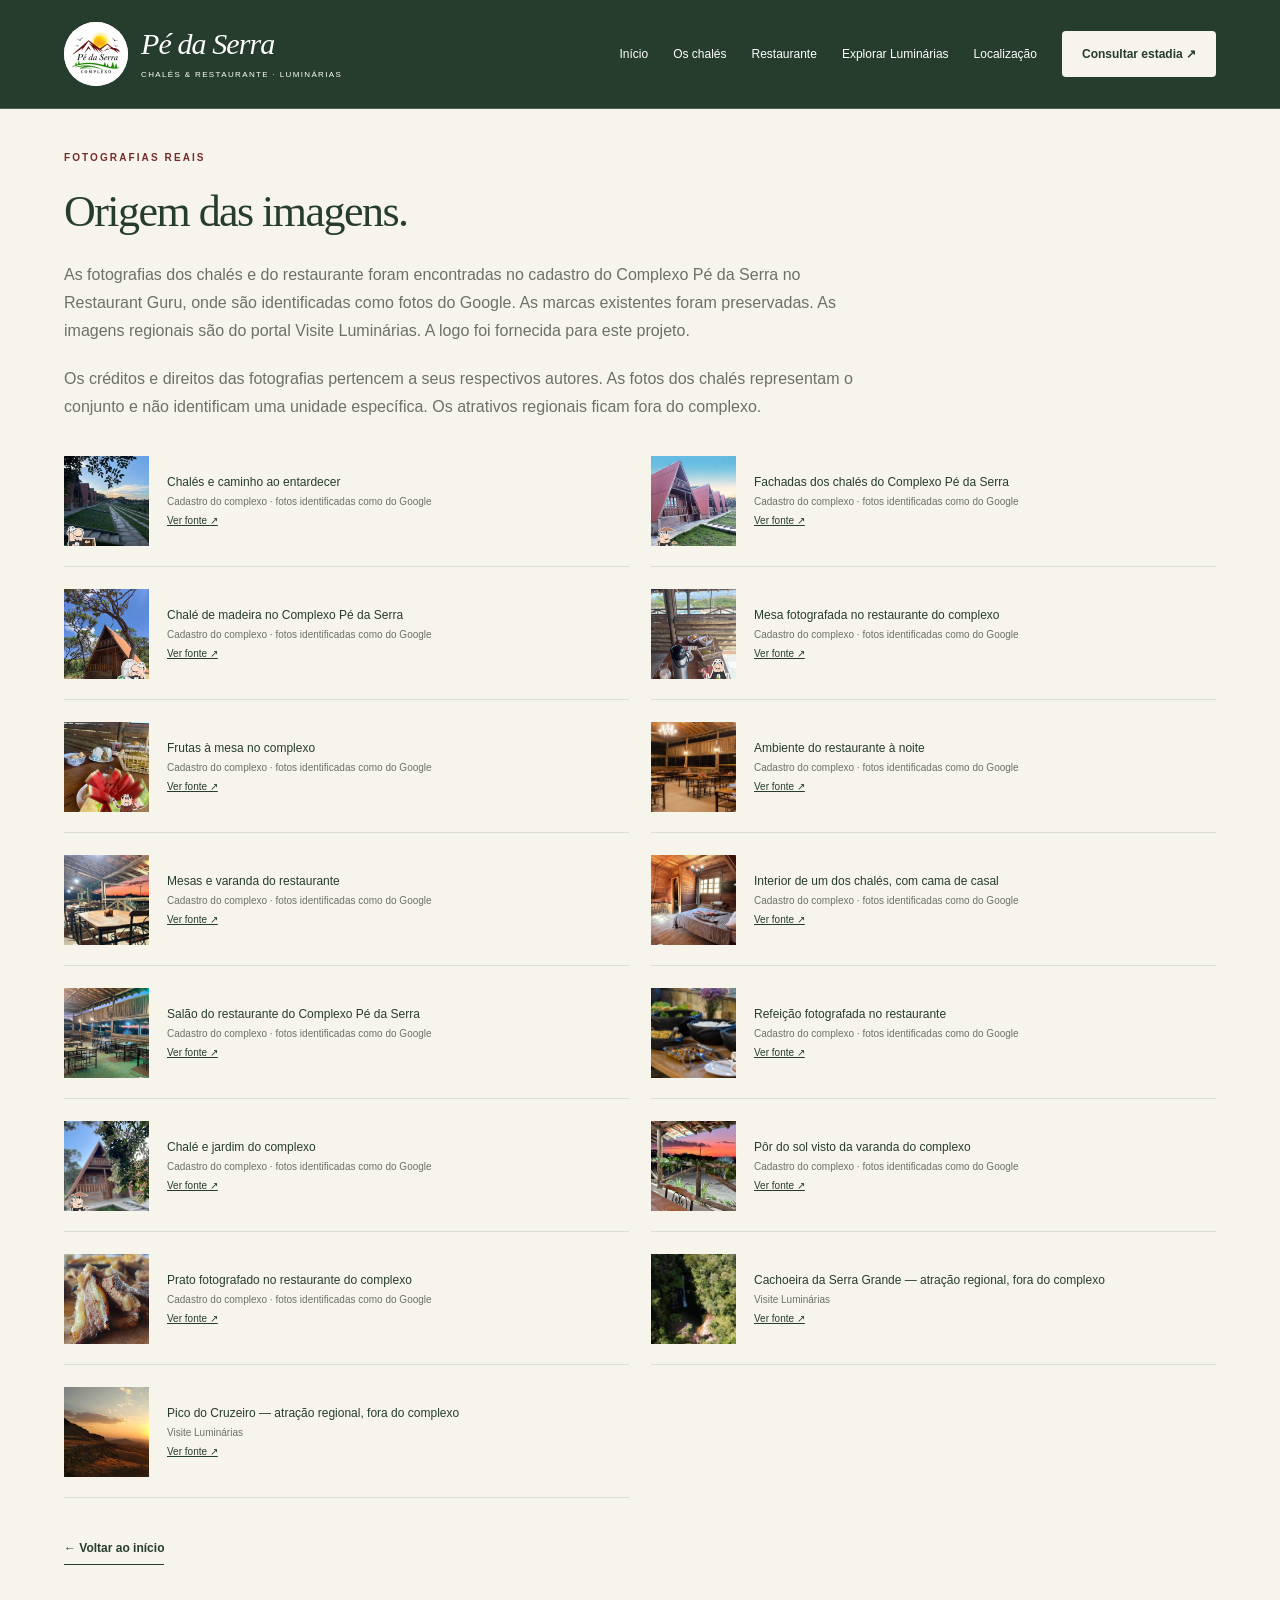
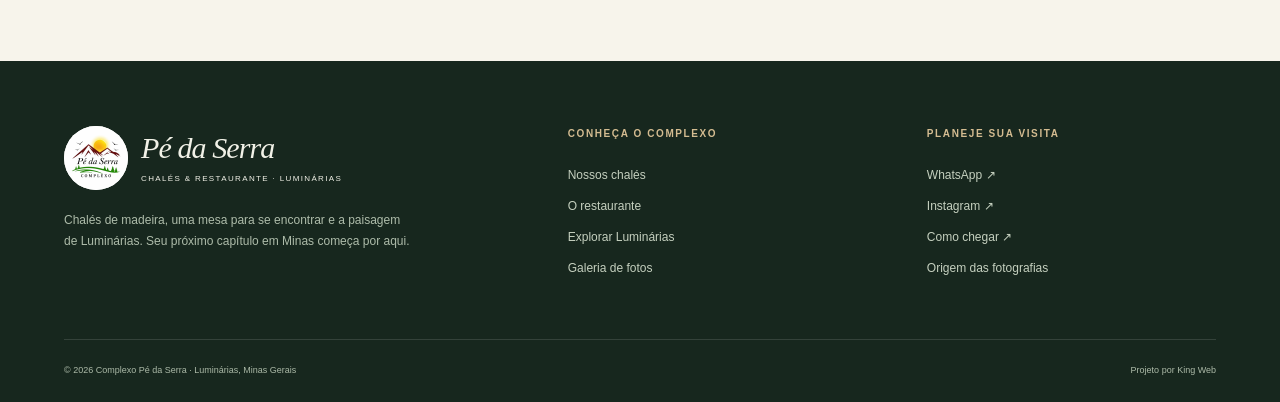
<file: creditos.html>
<!doctype html><html lang="pt-BR"><head><meta charset="utf-8"><meta name="viewport" content="width=device-width,initial-scale=1"><meta name="theme-color" content="#263d2d"><meta name="description" content="Fontes das fotografias reais utilizadas no projeto do Complexo Pé da Serra."><title>Origem das fotografias | Complexo Pé da Serra</title><meta property="og:title" content="Origem das fotografias | Complexo Pé da Serra"><meta property="og:description" content="Fontes das fotografias reais utilizadas no projeto do Complexo Pé da Serra."><meta property="og:type" content="website"><meta property="og:image" content="img/chales-fachada.jpg"><link rel="icon" href="img/logo-pe-da-serra.jpg"><link rel="stylesheet" href="css/style.css"></head><body><a class="skip" href="#conteudo">Pular para o conteúdo</a><header class="site-header plain-header"><div class="container header-row"><a class="brand" href="index.html" aria-label="Complexo Pé da Serra — início"><img src="img/logo-pe-da-serra.jpg" width="64" height="64" alt="Logo Complexo Pé da Serra"><span><strong>Pé da Serra</strong><small>Chalés & restaurante · Luminárias</small></span></a><button class="menu-toggle" aria-label="Abrir menu" aria-controls="main-nav" aria-expanded="false"><svg viewBox="0 0 24 24" fill="none" stroke="currentColor"><path d="M3 6h18M3 12h18M3 18h18"/></svg></button><nav id="main-nav" class="nav" aria-label="Menu principal"><a href="index.html">Início</a><a href="chales.html">Os chalés</a><a href="restaurante.html">Restaurante</a><a href="explorar.html">Explorar Luminárias</a><a href="index.html#localizacao">Localização</a><button type="button" class="btn js-booking">Consultar estadia ↗</button></nav></div></header><main id="conteudo"><section class="section container text-page"><p class="eyebrow">FOTOGRAFIAS REAIS</p><h1>Origem das imagens.</h1><p style="margin-top:25px;max-width:800px">As fotografias dos chalés e do restaurante foram encontradas no cadastro do Complexo Pé da Serra no Restaurant Guru, onde são identificadas como fotos do Google. As marcas existentes foram preservadas. As imagens regionais são do portal Visite Luminárias. A logo foi fornecida para este projeto.</p><p style="margin-top:20px;max-width:800px">Os créditos e direitos das fotografias pertencem a seus respectivos autores. As fotos dos chalés representam o conjunto e não identificam uma unidade específica. Os atrativos regionais ficam fora do complexo.</p><ul class="credits"><li><img src="img/chales-entardecer.jpg" alt="Chalés e caminho ao entardecer" loading="lazy"><div>Chalés e caminho ao entardecer<small>Cadastro do complexo · fotos identificadas como do Google</small><a href="https://restaurantguru.com.br/Complexo-Pe-da-Serra-Luminarias" target="_blank" rel="noopener noreferrer">Ver fonte ↗</a></div></li><li><img src="img/chales-fachada.jpg" alt="Fachadas dos chalés do Complexo Pé da Serra" loading="lazy"><div>Fachadas dos chalés do Complexo Pé da Serra<small>Cadastro do complexo · fotos identificadas como do Google</small><a href="https://restaurantguru.com.br/Complexo-Pe-da-Serra-Luminarias" target="_blank" rel="noopener noreferrer">Ver fonte ↗</a></div></li><li><img src="img/chale-madeira.jpg" alt="Chalé de madeira no Complexo Pé da Serra" loading="lazy"><div>Chalé de madeira no Complexo Pé da Serra<small>Cadastro do complexo · fotos identificadas como do Google</small><a href="https://restaurantguru.com.br/Complexo-Pe-da-Serra-Luminarias" target="_blank" rel="noopener noreferrer">Ver fonte ↗</a></div></li><li><img src="img/mesa-cafe.jpg" alt="Mesa fotografada no restaurante do complexo" loading="lazy"><div>Mesa fotografada no restaurante do complexo<small>Cadastro do complexo · fotos identificadas como do Google</small><a href="https://restaurantguru.com.br/Complexo-Pe-da-Serra-Luminarias" target="_blank" rel="noopener noreferrer">Ver fonte ↗</a></div></li><li><img src="img/mesa-frutas.jpg" alt="Frutas à mesa no complexo" loading="lazy"><div>Frutas à mesa no complexo<small>Cadastro do complexo · fotos identificadas como do Google</small><a href="https://restaurantguru.com.br/Complexo-Pe-da-Serra-Luminarias" target="_blank" rel="noopener noreferrer">Ver fonte ↗</a></div></li><li><img src="img/restaurante-noite.jpg" alt="Ambiente do restaurante à noite" loading="lazy"><div>Ambiente do restaurante à noite<small>Cadastro do complexo · fotos identificadas como do Google</small><a href="https://restaurantguru.com.br/Complexo-Pe-da-Serra-Luminarias" target="_blank" rel="noopener noreferrer">Ver fonte ↗</a></div></li><li><img src="img/restaurante-varanda.jpg" alt="Mesas e varanda do restaurante" loading="lazy"><div>Mesas e varanda do restaurante<small>Cadastro do complexo · fotos identificadas como do Google</small><a href="https://restaurantguru.com.br/Complexo-Pe-da-Serra-Luminarias" target="_blank" rel="noopener noreferrer">Ver fonte ↗</a></div></li><li><img src="img/chale-interior.jpg" alt="Interior de um dos chalés, com cama de casal" loading="lazy"><div>Interior de um dos chalés, com cama de casal<small>Cadastro do complexo · fotos identificadas como do Google</small><a href="https://restaurantguru.com.br/Complexo-Pe-da-Serra-Luminarias" target="_blank" rel="noopener noreferrer">Ver fonte ↗</a></div></li><li><img src="img/restaurante-ambiente.jpg" alt="Salão do restaurante do Complexo Pé da Serra" loading="lazy"><div>Salão do restaurante do Complexo Pé da Serra<small>Cadastro do complexo · fotos identificadas como do Google</small><a href="https://restaurantguru.com.br/Complexo-Pe-da-Serra-Luminarias" target="_blank" rel="noopener noreferrer">Ver fonte ↗</a></div></li><li><img src="img/restaurante-comida.jpg" alt="Refeição fotografada no restaurante" loading="lazy"><div>Refeição fotografada no restaurante<small>Cadastro do complexo · fotos identificadas como do Google</small><a href="https://restaurantguru.com.br/Complexo-Pe-da-Serra-Luminarias" target="_blank" rel="noopener noreferrer">Ver fonte ↗</a></div></li><li><img src="img/chale-jardim.jpg" alt="Chalé e jardim do complexo" loading="lazy"><div>Chalé e jardim do complexo<small>Cadastro do complexo · fotos identificadas como do Google</small><a href="https://restaurantguru.com.br/Complexo-Pe-da-Serra-Luminarias" target="_blank" rel="noopener noreferrer">Ver fonte ↗</a></div></li><li><img src="img/por-do-sol.jpg" alt="Pôr do sol visto da varanda do complexo" loading="lazy"><div>Pôr do sol visto da varanda do complexo<small>Cadastro do complexo · fotos identificadas como do Google</small><a href="https://restaurantguru.com.br/Complexo-Pe-da-Serra-Luminarias" target="_blank" rel="noopener noreferrer">Ver fonte ↗</a></div></li><li><img src="img/prato-restaurante.jpg" alt="Prato fotografado no restaurante do complexo" loading="lazy"><div>Prato fotografado no restaurante do complexo<small>Cadastro do complexo · fotos identificadas como do Google</small><a href="https://restaurantguru.com.br/Complexo-Pe-da-Serra-Luminarias" target="_blank" rel="noopener noreferrer">Ver fonte ↗</a></div></li><li><img src="img/serra-grande.webp" alt="Cachoeira da Serra Grande — atração regional, fora do complexo" loading="lazy"><div>Cachoeira da Serra Grande — atração regional, fora do complexo<small>Visite Luminárias</small><a href="https://visiteluminarias.com.br/cachoeira-da-serra-grande/" target="_blank" rel="noopener noreferrer">Ver fonte ↗</a></div></li><li><img src="img/pico-cruzeiro.jpg" alt="Pico do Cruzeiro — atração regional, fora do complexo" loading="lazy"><div>Pico do Cruzeiro — atração regional, fora do complexo<small>Visite Luminárias</small><a href="https://visiteluminarias.com.br/pico-do-cruzeiro/" target="_blank" rel="noopener noreferrer">Ver fonte ↗</a></div></li></ul><a class="text-link" href="index.html">← Voltar ao início</a></section></main><footer class="site-footer"><div class="container footer-grid"><div><a class="brand" href="index.html" aria-label="Complexo Pé da Serra — início"><img src="img/logo-pe-da-serra.jpg" width="64" height="64" alt="Logo Complexo Pé da Serra"><span><strong>Pé da Serra</strong><small>Chalés & restaurante · Luminárias</small></span></a><p>Chalés de madeira, uma mesa para se encontrar e a paisagem de Luminárias. Seu próximo capítulo em Minas começa por aqui.</p></div><div><h3>Conheça o complexo</h3><a href="chales.html">Nossos chalés</a><a href="restaurante.html">O restaurante</a><a href="explorar.html">Explorar Luminárias</a><a href="index.html#galeria">Galeria de fotos</a></div><div><h3>Planeje sua visita</h3><a href="https://wa.me/5535999929842" data-contact="Olá! Gostaria de informações sobre o Complexo Pé da Serra." target="_blank" rel="noopener noreferrer">WhatsApp ↗</a><a href="https://www.instagram.com/complexopedaserra/" data-instagram target="_blank" rel="noopener noreferrer">Instagram ↗</a><a href="https://www.google.com/maps/search/?api=1&query=Complexo+P%C3%A9+da+Serra+Estrada+do+Arei%C3%A3o+Lumin%C3%A1rias+MG" data-maps target="_blank" rel="noopener noreferrer">Como chegar ↗</a><a href="creditos.html">Origem das fotografias</a></div></div><div class="container footer-bottom"><span>© <span data-year>2026</span> Complexo Pé da Serra · Luminárias, Minas Gerais</span><span>Projeto por King Web</span></div></footer><div class="mobile-booking"><span><strong>Seu descanso em Minas</strong><small>Consulte datas e disponibilidade</small></span><button class="btn js-booking">Planejar estadia ↗</button></div><dialog id="booking" class="booking-dialog" aria-labelledby="booking-title"><div class="dialog-inner"><button class="close" data-close aria-label="Fechar consulta">×</button><p class="eyebrow">SEUS PRÓXIMOS DIAS EM MINAS</p><h2 id="booking-title">Vamos planejar<br>sua estadia?</h2><p>Informe as datas e o tamanho do grupo. A equipe confirma os chalés disponíveis e os valores pelo WhatsApp.</p><form id="booking-form" class="booking-form"><div class="form-grid"><label class="field wide" for="guest-name">Seu nome<input id="guest-name" name="nome" autocomplete="given-name" maxlength="80" required></label><label class="field" for="checkin">Entrada<input id="checkin" name="entrada" type="date" required></label><label class="field" for="checkout">Saída<input id="checkout" name="saida" type="date" required></label><label class="field" for="adults">Adultos<select id="adults" name="adultos"><option value="1" >1</option><option value="2" selected>2</option><option value="3" >3</option><option value="4" >4</option><option value="5" >5</option><option value="6" >6</option><option value="7" >7</option><option value="8" >8</option><option value="9" >9</option><option value="10" >10</option><option value="Mais de 10">Mais de 10</option></select></label><label class="field" for="children">Crianças<select id="children" name="criancas"><option value="0">0</option><option value="1">1</option><option value="2">2</option><option value="3">3</option><option value="4">4</option><option value="5">5</option><option value="Mais de 5">Mais de 5</option></select></label></div><button type="submit" class="btn"><svg class="whatsapp-icon" viewBox="0 0 24 24" aria-hidden="true"><path d="M20.5 3.5A11.9 11.9 0 0 0 1.8 17.8L.1 24l6.3-1.7A11.9 11.9 0 0 0 24 11.9a11.8 11.8 0 0 0-3.5-8.4ZM12 21.8a9.8 9.8 0 0 1-5-1.4l-.4-.2-3.7 1 1-3.6-.2-.4A9.9 9.9 0 1 1 12 21.8Zm5.4-7.4c-.3-.2-1.8-.9-2-.9s-.5-.1-.7.2l-.9 1.1c-.2.2-.3.2-.6.1a8 8 0 0 1-3.9-3.4c-.3-.5.3-.4.9-1.6.1-.2 0-.4 0-.6l-.9-2.1c-.2-.5-.5-.5-.7-.5h-.6c-.2 0-.6.1-.8.4-.3.3-1 1-1 2.3s1 2.7 1.1 2.9c.2.2 2 3.1 5 4.3 1.9.8 2.6.8 3.6.7.6-.1 1.8-.7 2-1.4.3-.7.3-1.3.2-1.4-.1-.1-.3-.2-.7-.4Z"/></svg>Consultar pelo WhatsApp ↗</button><p class="hint">A consulta não confirma a reserva. Nenhum pagamento é feito aqui.</p><a id="booking-fallback" class="text-link" hidden target="_blank" rel="noopener noreferrer">Abrir a mensagem no WhatsApp ↗</a></form></div></dialog><dialog id="lightbox" class="lightbox" aria-label="Galeria de fotografias"><button class="close" data-close aria-label="Fechar fotografia">×</button><button class="prev" aria-label="Fotografia anterior">‹</button><figure><img id="lightbox-image" alt=""><figcaption><span id="lightbox-caption"></span><span id="lightbox-count" class="count" aria-live="polite"></span></figcaption></figure><button class="next" aria-label="Próxima fotografia">›</button></dialog><script src="js/config.js" defer></script><script src="js/script.js" defer></script></body></html>
</file>
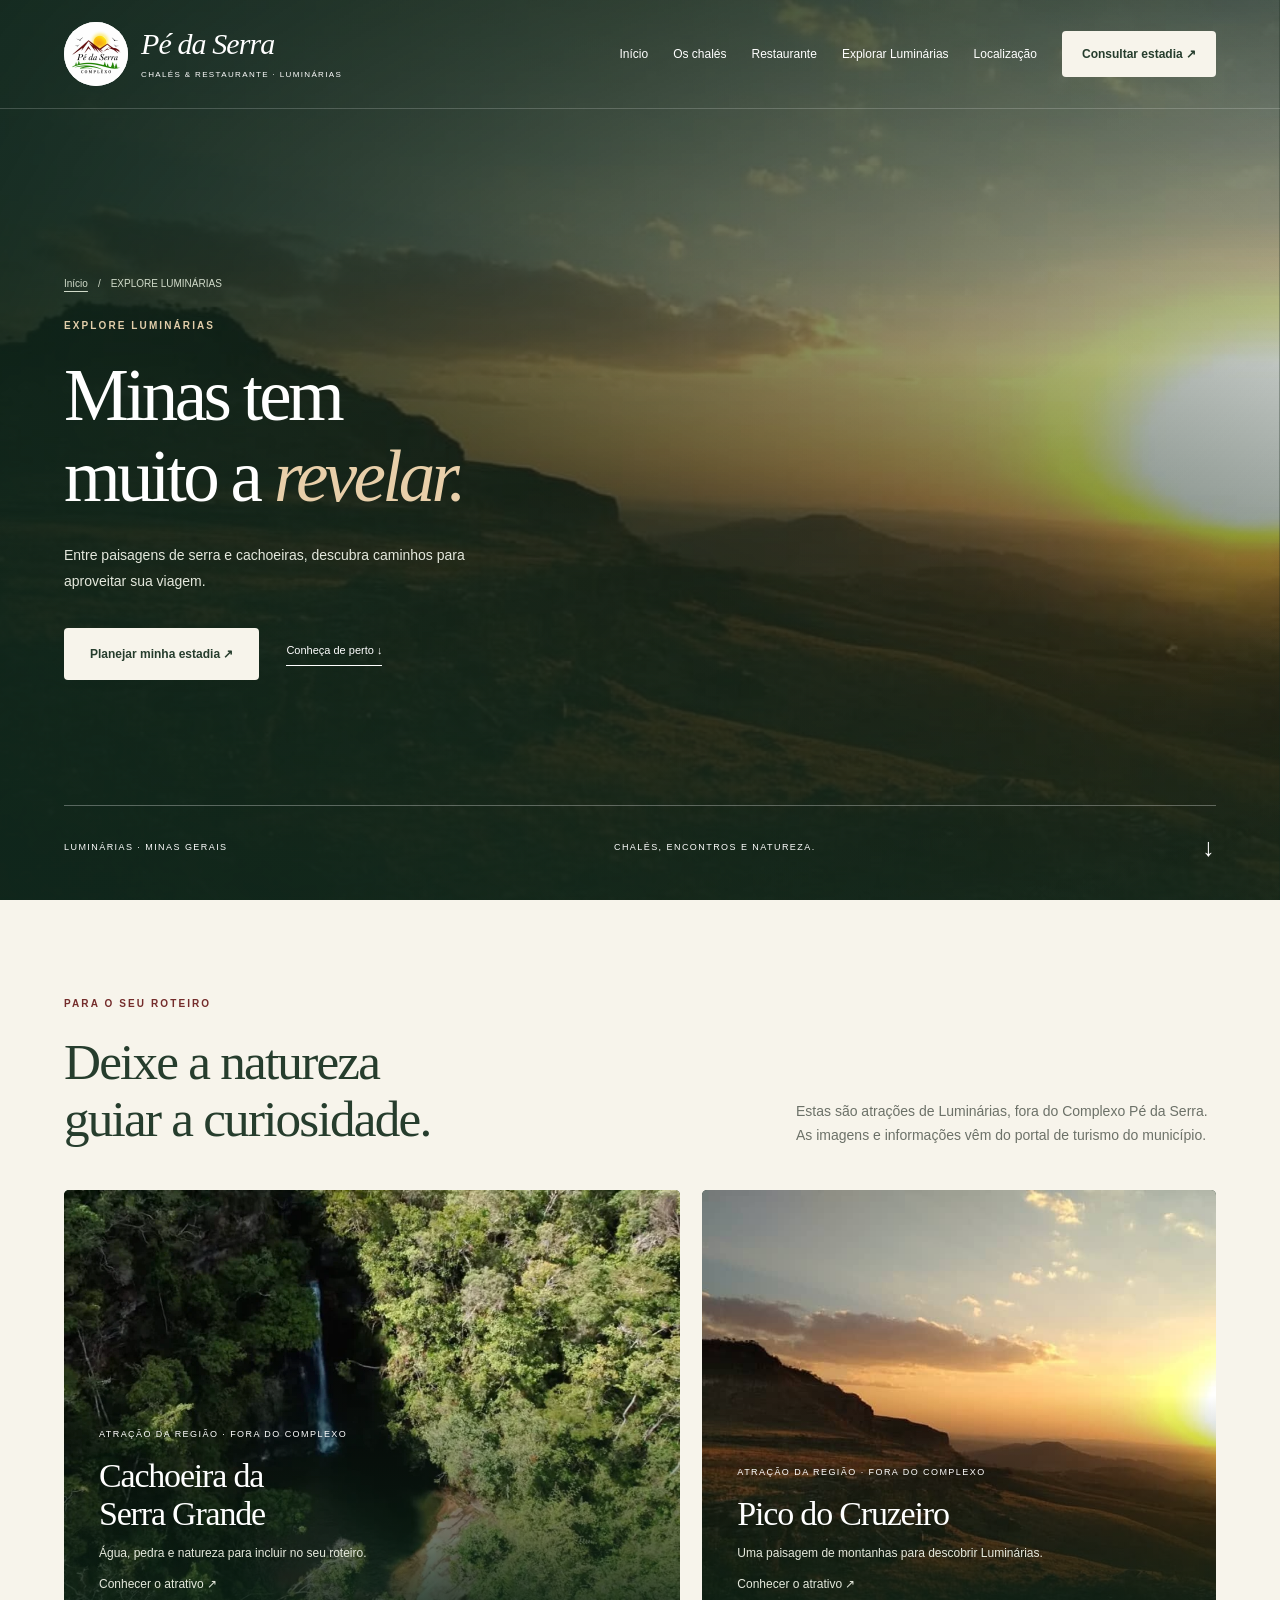
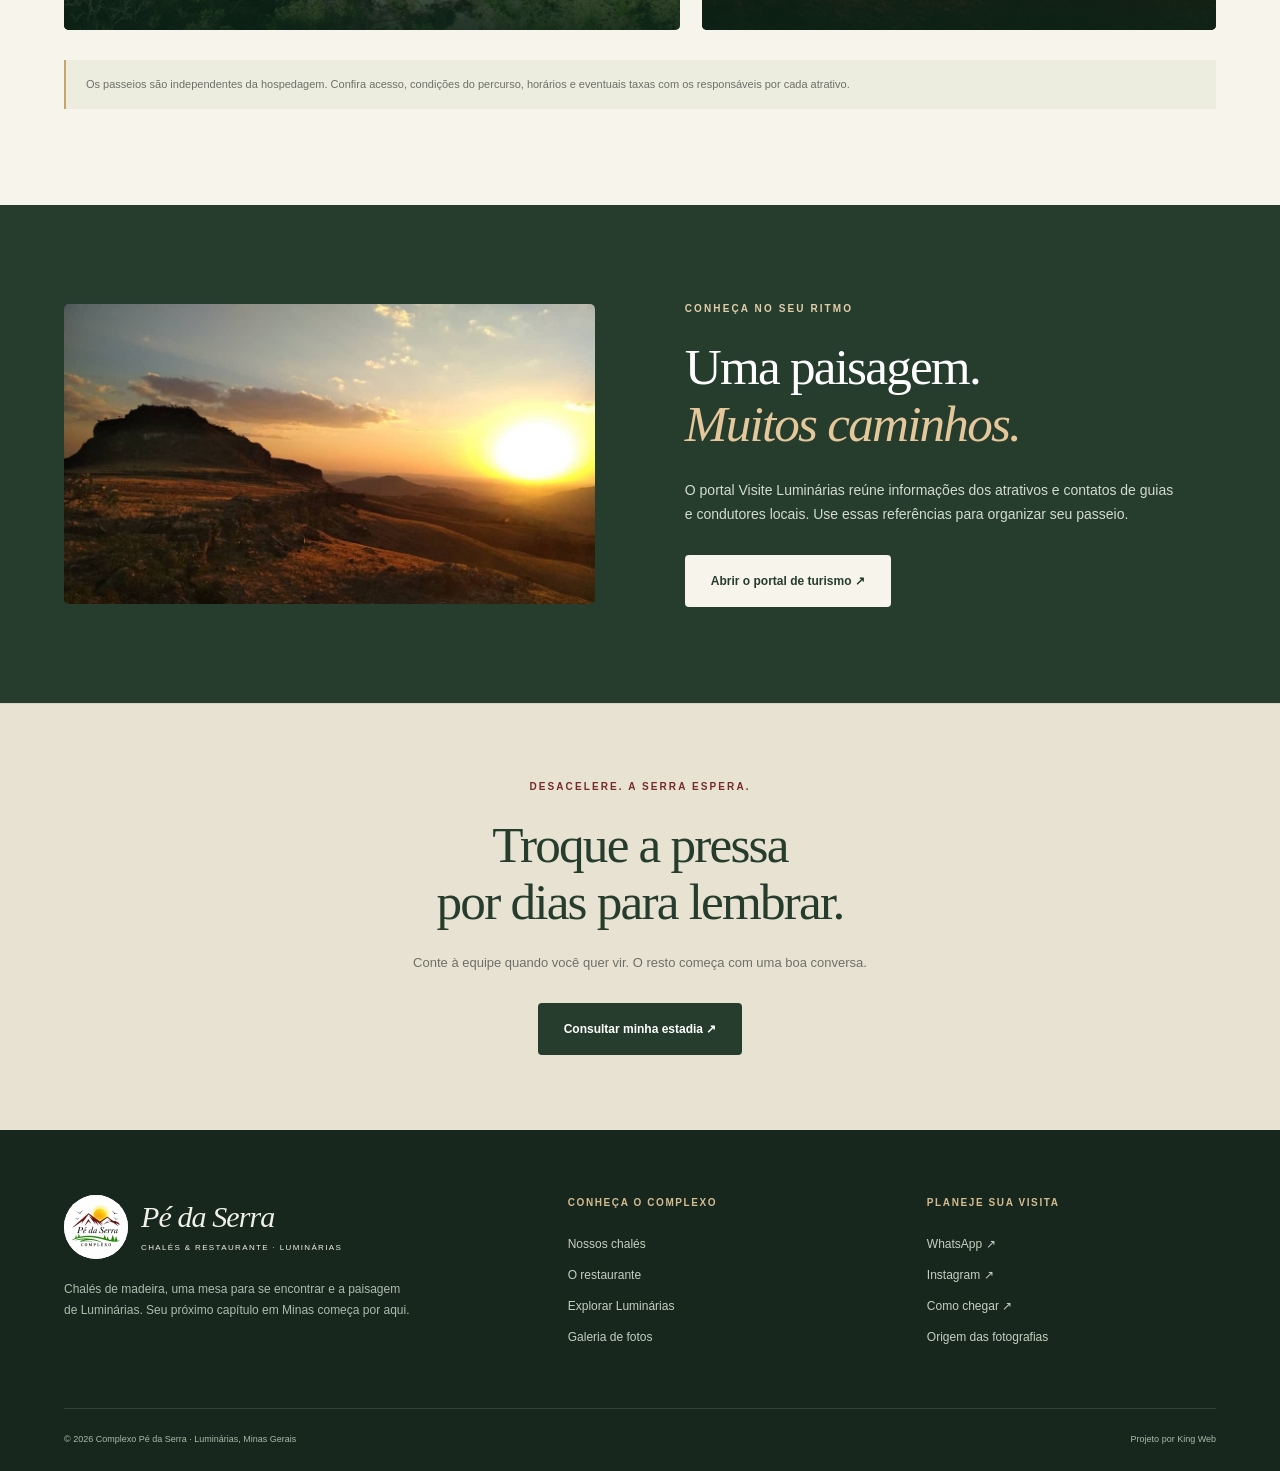
<file: explorar.html>
<!doctype html><html lang="pt-BR"><head><meta charset="utf-8"><meta name="viewport" content="width=device-width,initial-scale=1"><meta name="theme-color" content="#263d2d"><meta name="description" content="Conheça atrações reais de Luminárias, como a Cachoeira da Serra Grande e o Pico do Cruzeiro."><title>Explorar Luminárias | Complexo Pé da Serra</title><meta property="og:title" content="Explorar Luminárias | Complexo Pé da Serra"><meta property="og:description" content="Conheça atrações reais de Luminárias, como a Cachoeira da Serra Grande e o Pico do Cruzeiro."><meta property="og:type" content="website"><meta property="og:image" content="img/chales-fachada.jpg"><link rel="icon" href="img/logo-pe-da-serra.jpg"><link rel="stylesheet" href="css/style.css"></head><body><a class="skip" href="#conteudo">Pular para o conteúdo</a><header class="site-header "><div class="container header-row"><a class="brand" href="index.html" aria-label="Complexo Pé da Serra — início"><img src="img/logo-pe-da-serra.jpg" width="64" height="64" alt="Logo Complexo Pé da Serra"><span><strong>Pé da Serra</strong><small>Chalés & restaurante · Luminárias</small></span></a><button class="menu-toggle" aria-label="Abrir menu" aria-controls="main-nav" aria-expanded="false"><svg viewBox="0 0 24 24" fill="none" stroke="currentColor"><path d="M3 6h18M3 12h18M3 18h18"/></svg></button><nav id="main-nav" class="nav" aria-label="Menu principal"><a href="index.html">Início</a><a href="chales.html">Os chalés</a><a href="restaurante.html">Restaurante</a><a href="explorar.html">Explorar Luminárias</a><a href="index.html#localizacao">Localização</a><button type="button" class="btn js-booking">Consultar estadia ↗</button></nav></div></header><main id="conteudo"><section class="hero inner-hero "><img class="hero-bg" src="img/pico-cruzeiro.jpg" alt="" fetchpriority="high"><div class="hero-shade"></div><div class="container "><div class="hero-copy"><div class="crumbs"><a href="index.html">Início</a><span>/</span><span>EXPLORE LUMINÁRIAS</span></div><p class="eyebrow light">EXPLORE LUMINÁRIAS</p><h1>Minas tem<br>muito a <em>revelar.</em></h1><p>Entre paisagens de serra e cachoeiras, descubra caminhos para aproveitar sua viagem.</p><div class="hero-actions"><button class="btn cream js-booking">Planejar minha estadia ↗</button><a class="text-link" href="#conhecer">Conheça de perto ↓</a></div></div></div><div class="container hero-bottom"><span>Luminárias · Minas Gerais</span><span>Chalés, encontros e natureza.</span><a href="#conhecer" aria-label="Continuar para conhecer o complexo">↓</a></div></section><section class="section container" id="conhecer"><div class="section-heading"><div><p class="eyebrow">PARA O SEU ROTEIRO</p><h2>Deixe a natureza<br>guiar a curiosidade.</h2></div><p>Estas são atrações de Luminárias, fora do Complexo Pé da Serra. As imagens e informações vêm do portal de turismo do município.</p></div><div class="region-grid"><a class="region-card" href="https://visiteluminarias.com.br/cachoeira-da-serra-grande/" target="_blank" rel="noopener noreferrer"><img src="img/serra-grande.webp" alt="Cachoeira da Serra Grande, em Luminárias" loading="lazy"><div><span>ATRAÇÃO DA REGIÃO · FORA DO COMPLEXO</span><h3>Cachoeira da<br>Serra Grande</h3><p>Água, pedra e natureza para incluir no seu roteiro.</p><p>Conhecer o atrativo ↗</p></div></a><a class="region-card" href="https://visiteluminarias.com.br/pico-do-cruzeiro/" target="_blank" rel="noopener noreferrer"><img src="img/pico-cruzeiro.jpg" alt="Pico do Cruzeiro, em Luminárias" loading="lazy"><div><span>ATRAÇÃO DA REGIÃO · FORA DO COMPLEXO</span><h3>Pico do Cruzeiro</h3><p>Uma paisagem de montanhas para descobrir Luminárias.</p><p>Conhecer o atrativo ↗</p></div></a></div><p class="page-note" style="margin-top:30px">Os passeios são independentes da hospedagem. Confira acesso, condições do percurso, horários e eventuais taxas com os responsáveis por cada atrativo.</p></section><section class="restaurant-section section"><div class="container split"><figure><img src="img/pico-cruzeiro.jpg" alt="Paisagem real na região do Pico do Cruzeiro em Luminárias" loading="lazy" style="width:100%;border-radius:5px"></figure><div class="split-copy"><p class="eyebrow light">CONHEÇA NO SEU RITMO</p><h2>Uma paisagem.<br><em>Muitos caminhos.</em></h2><p>O portal Visite Luminárias reúne informações dos atrativos e contatos de guias e condutores locais. Use essas referências para organizar seu passeio.</p><a class="btn cream" href="https://visiteluminarias.com.br/" target="_blank" rel="noopener noreferrer">Abrir o portal de turismo ↗</a></div></div></section><section class="cta"><p class="eyebrow">DESACELERE. A SERRA ESPERA.</p><h2>Troque a pressa<br>por dias para lembrar.</h2><p>Conte à equipe quando você quer vir. O resto começa com uma boa conversa.</p><button class="btn js-booking">Consultar minha estadia ↗</button></section></main><footer class="site-footer"><div class="container footer-grid"><div><a class="brand" href="index.html" aria-label="Complexo Pé da Serra — início"><img src="img/logo-pe-da-serra.jpg" width="64" height="64" alt="Logo Complexo Pé da Serra"><span><strong>Pé da Serra</strong><small>Chalés & restaurante · Luminárias</small></span></a><p>Chalés de madeira, uma mesa para se encontrar e a paisagem de Luminárias. Seu próximo capítulo em Minas começa por aqui.</p></div><div><h3>Conheça o complexo</h3><a href="chales.html">Nossos chalés</a><a href="restaurante.html">O restaurante</a><a href="explorar.html">Explorar Luminárias</a><a href="index.html#galeria">Galeria de fotos</a></div><div><h3>Planeje sua visita</h3><a href="https://wa.me/5535999929842" data-contact="Olá! Gostaria de informações sobre o Complexo Pé da Serra." target="_blank" rel="noopener noreferrer">WhatsApp ↗</a><a href="https://www.instagram.com/complexopedaserra/" data-instagram target="_blank" rel="noopener noreferrer">Instagram ↗</a><a href="https://www.google.com/maps/search/?api=1&query=Complexo+P%C3%A9+da+Serra+Estrada+do+Arei%C3%A3o+Lumin%C3%A1rias+MG" data-maps target="_blank" rel="noopener noreferrer">Como chegar ↗</a><a href="creditos.html">Origem das fotografias</a></div></div><div class="container footer-bottom"><span>© <span data-year>2026</span> Complexo Pé da Serra · Luminárias, Minas Gerais</span><span>Projeto por King Web</span></div></footer><div class="mobile-booking"><span><strong>Seu descanso em Minas</strong><small>Consulte datas e disponibilidade</small></span><button class="btn js-booking">Planejar estadia ↗</button></div><dialog id="booking" class="booking-dialog" aria-labelledby="booking-title"><div class="dialog-inner"><button class="close" data-close aria-label="Fechar consulta">×</button><p class="eyebrow">SEUS PRÓXIMOS DIAS EM MINAS</p><h2 id="booking-title">Vamos planejar<br>sua estadia?</h2><p>Informe as datas e o tamanho do grupo. A equipe confirma os chalés disponíveis e os valores pelo WhatsApp.</p><form id="booking-form" class="booking-form"><div class="form-grid"><label class="field wide" for="guest-name">Seu nome<input id="guest-name" name="nome" autocomplete="given-name" maxlength="80" required></label><label class="field" for="checkin">Entrada<input id="checkin" name="entrada" type="date" required></label><label class="field" for="checkout">Saída<input id="checkout" name="saida" type="date" required></label><label class="field" for="adults">Adultos<select id="adults" name="adultos"><option value="1" >1</option><option value="2" selected>2</option><option value="3" >3</option><option value="4" >4</option><option value="5" >5</option><option value="6" >6</option><option value="7" >7</option><option value="8" >8</option><option value="9" >9</option><option value="10" >10</option><option value="Mais de 10">Mais de 10</option></select></label><label class="field" for="children">Crianças<select id="children" name="criancas"><option value="0">0</option><option value="1">1</option><option value="2">2</option><option value="3">3</option><option value="4">4</option><option value="5">5</option><option value="Mais de 5">Mais de 5</option></select></label></div><button type="submit" class="btn"><svg class="whatsapp-icon" viewBox="0 0 24 24" aria-hidden="true"><path d="M20.5 3.5A11.9 11.9 0 0 0 1.8 17.8L.1 24l6.3-1.7A11.9 11.9 0 0 0 24 11.9a11.8 11.8 0 0 0-3.5-8.4ZM12 21.8a9.8 9.8 0 0 1-5-1.4l-.4-.2-3.7 1 1-3.6-.2-.4A9.9 9.9 0 1 1 12 21.8Zm5.4-7.4c-.3-.2-1.8-.9-2-.9s-.5-.1-.7.2l-.9 1.1c-.2.2-.3.2-.6.1a8 8 0 0 1-3.9-3.4c-.3-.5.3-.4.9-1.6.1-.2 0-.4 0-.6l-.9-2.1c-.2-.5-.5-.5-.7-.5h-.6c-.2 0-.6.1-.8.4-.3.3-1 1-1 2.3s1 2.7 1.1 2.9c.2.2 2 3.1 5 4.3 1.9.8 2.6.8 3.6.7.6-.1 1.8-.7 2-1.4.3-.7.3-1.3.2-1.4-.1-.1-.3-.2-.7-.4Z"/></svg>Consultar pelo WhatsApp ↗</button><p class="hint">A consulta não confirma a reserva. Nenhum pagamento é feito aqui.</p><a id="booking-fallback" class="text-link" hidden target="_blank" rel="noopener noreferrer">Abrir a mensagem no WhatsApp ↗</a></form></div></dialog><dialog id="lightbox" class="lightbox" aria-label="Galeria de fotografias"><button class="close" data-close aria-label="Fechar fotografia">×</button><button class="prev" aria-label="Fotografia anterior">‹</button><figure><img id="lightbox-image" alt=""><figcaption><span id="lightbox-caption"></span><span id="lightbox-count" class="count" aria-live="polite"></span></figcaption></figure><button class="next" aria-label="Próxima fotografia">›</button></dialog><script src="js/config.js" defer></script><script src="js/script.js" defer></script></body></html>
</file>
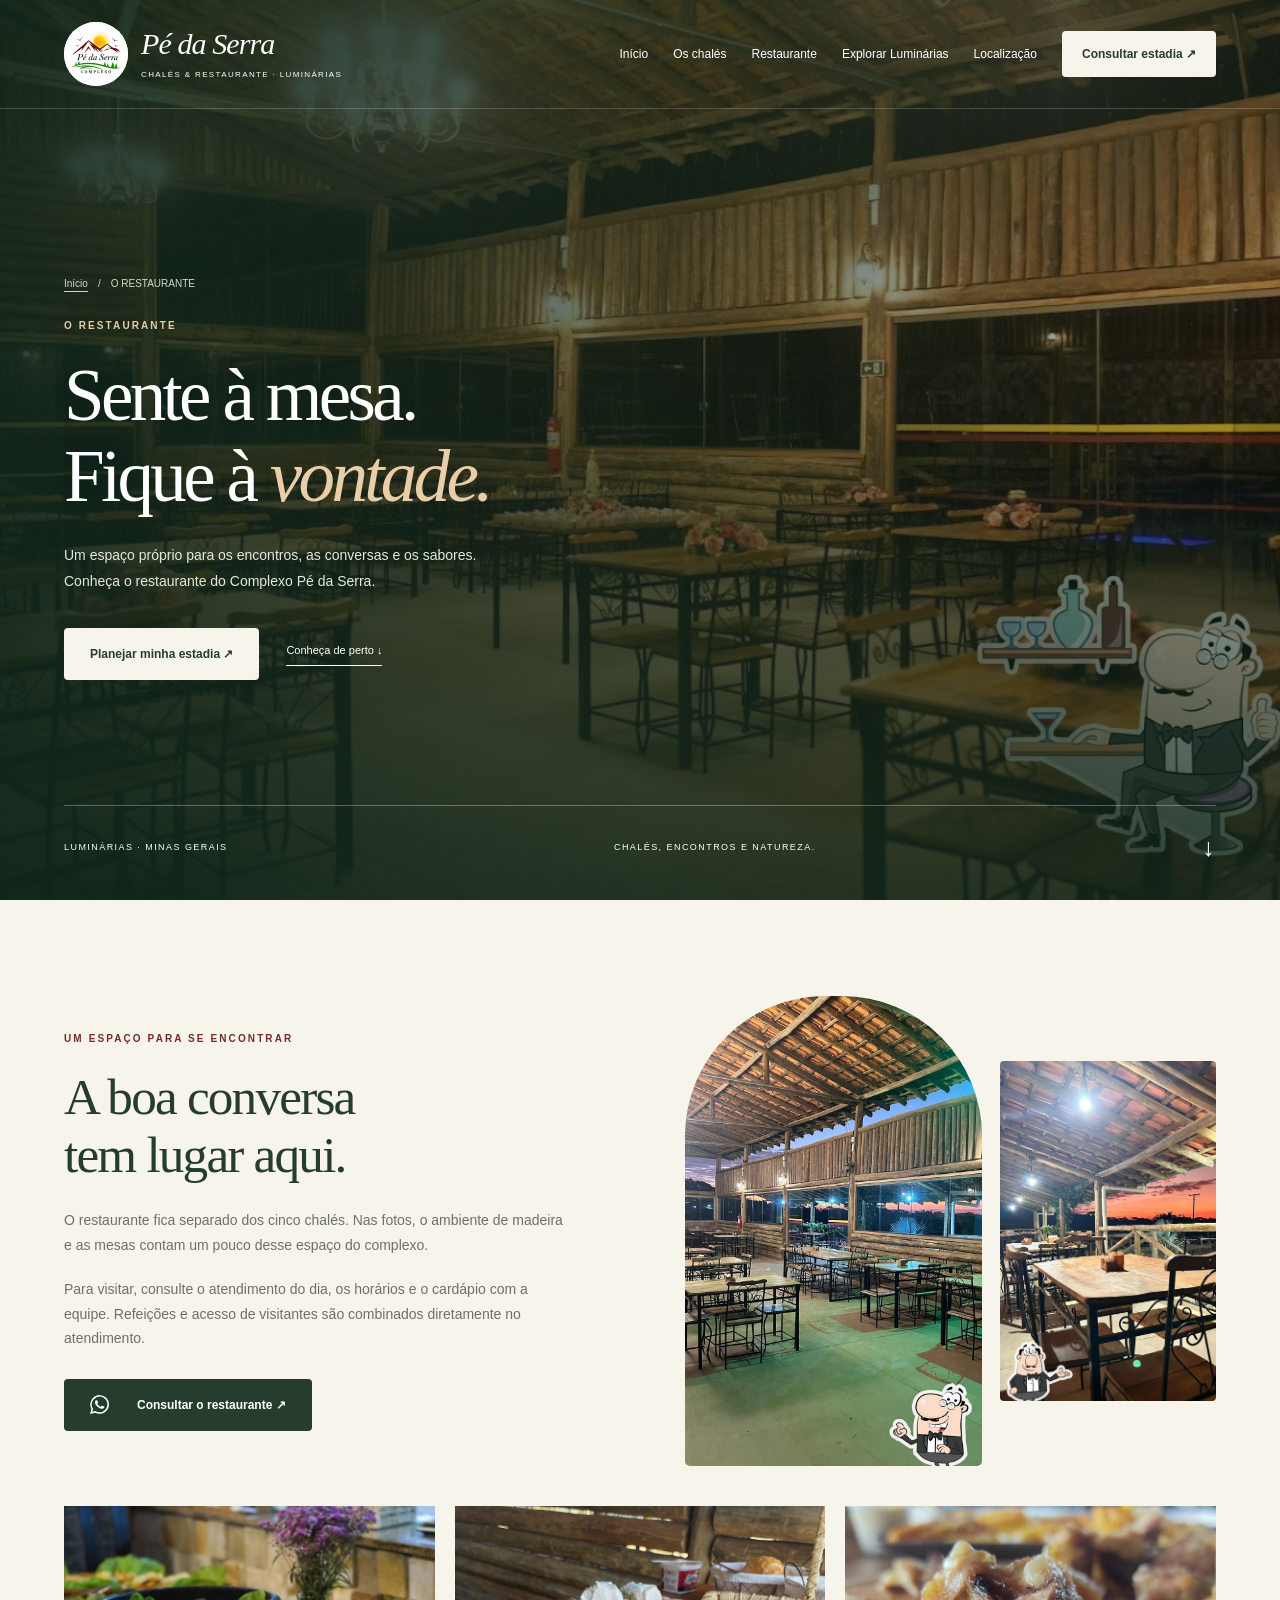
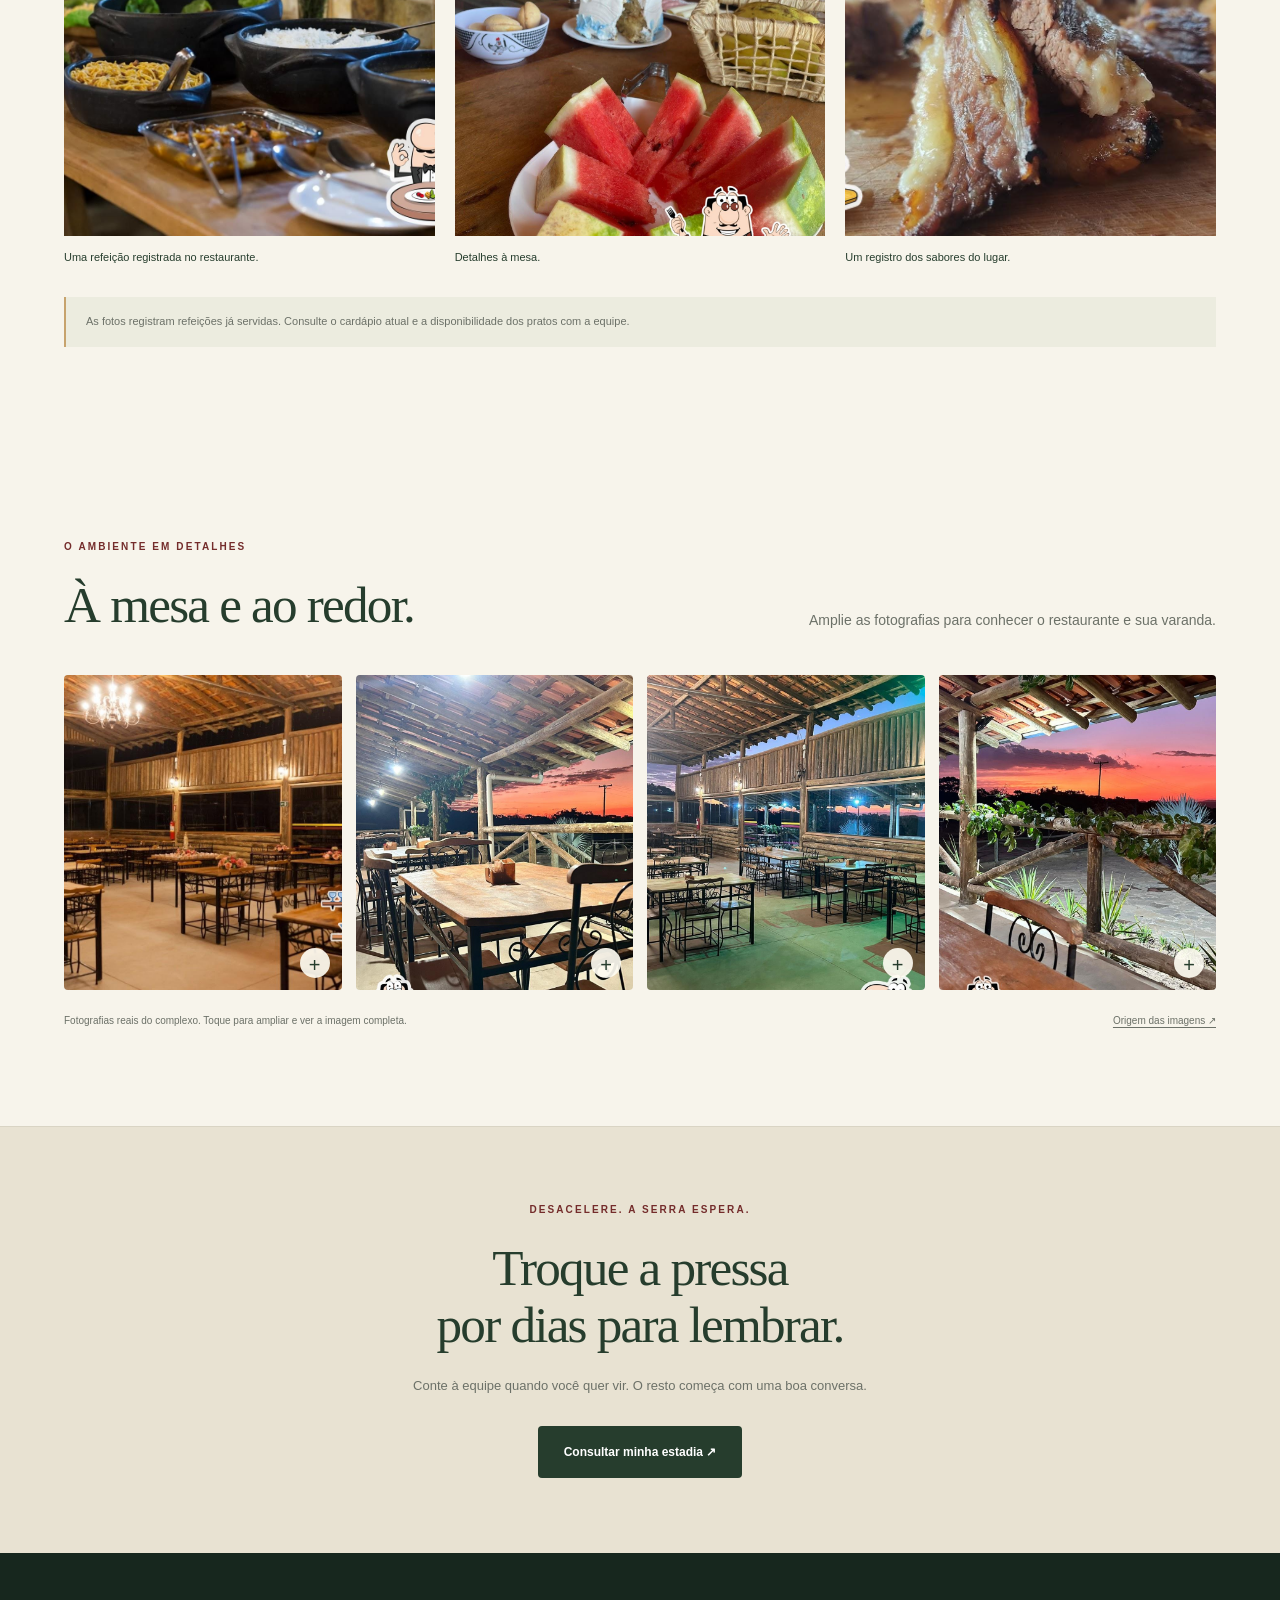
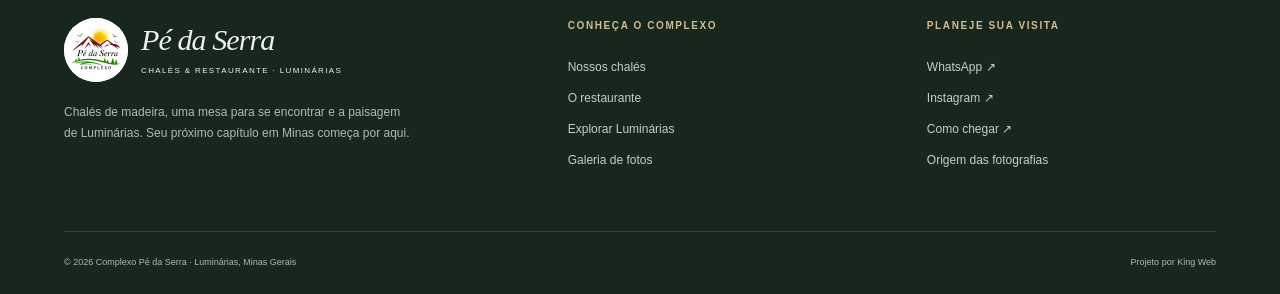
<file: restaurante.html>
<!doctype html><html lang="pt-BR"><head><meta charset="utf-8"><meta name="viewport" content="width=device-width,initial-scale=1"><meta name="theme-color" content="#263d2d"><meta name="description" content="Conheça o restaurante do Complexo Pé da Serra, em um espaço separado dos chalés, e consulte o atendimento."><title>Restaurante | Complexo Pé da Serra</title><meta property="og:title" content="Restaurante | Complexo Pé da Serra"><meta property="og:description" content="Conheça o restaurante do Complexo Pé da Serra, em um espaço separado dos chalés, e consulte o atendimento."><meta property="og:type" content="website"><meta property="og:image" content="img/chales-fachada.jpg"><link rel="icon" href="img/logo-pe-da-serra.jpg"><link rel="stylesheet" href="css/style.css"></head><body><a class="skip" href="#conteudo">Pular para o conteúdo</a><header class="site-header "><div class="container header-row"><a class="brand" href="index.html" aria-label="Complexo Pé da Serra — início"><img src="img/logo-pe-da-serra.jpg" width="64" height="64" alt="Logo Complexo Pé da Serra"><span><strong>Pé da Serra</strong><small>Chalés & restaurante · Luminárias</small></span></a><button class="menu-toggle" aria-label="Abrir menu" aria-controls="main-nav" aria-expanded="false"><svg viewBox="0 0 24 24" fill="none" stroke="currentColor"><path d="M3 6h18M3 12h18M3 18h18"/></svg></button><nav id="main-nav" class="nav" aria-label="Menu principal"><a href="index.html">Início</a><a href="chales.html">Os chalés</a><a href="restaurante.html">Restaurante</a><a href="explorar.html">Explorar Luminárias</a><a href="index.html#localizacao">Localização</a><button type="button" class="btn js-booking">Consultar estadia ↗</button></nav></div></header><main id="conteudo"><section class="hero inner-hero restaurant-hero"><img class="hero-bg" src="img/restaurante-noite.jpg" alt="" fetchpriority="high"><div class="hero-shade"></div><div class="container "><div class="hero-copy"><div class="crumbs"><a href="index.html">Início</a><span>/</span><span>O RESTAURANTE</span></div><p class="eyebrow light">O RESTAURANTE</p><h1>Sente à mesa.<br>Fique à <em>vontade.</em></h1><p>Um espaço próprio para os encontros, as conversas e os sabores. Conheça o restaurante do Complexo Pé da Serra.</p><div class="hero-actions"><button class="btn cream js-booking">Planejar minha estadia ↗</button><a class="text-link" href="#conhecer">Conheça de perto ↓</a></div></div></div><div class="container hero-bottom"><span>Luminárias · Minas Gerais</span><span>Chalés, encontros e natureza.</span><a href="#conhecer" aria-label="Continuar para conhecer o complexo">↓</a></div></section><section class="section container" id="conhecer"><div class="split"><div class="split-copy reveal"><p class="eyebrow">UM ESPAÇO PARA SE ENCONTRAR</p><h2>A boa conversa<br>tem lugar aqui.</h2><p>O restaurante fica separado dos cinco chalés. Nas fotos, o ambiente de madeira e as mesas contam um pouco desse espaço do complexo.</p><p style="margin-top:20px">Para visitar, consulte o atendimento do dia, os horários e o cardápio com a equipe. Refeições e acesso de visitantes são combinados diretamente no atendimento.</p><a class="btn" href="https://wa.me/5535999929842" data-contact="Olá! Gostaria de conhecer o restaurante do Complexo Pé da Serra. Quais são os horários, o cardápio e as condições de atendimento?" target="_blank" rel="noopener noreferrer"><svg class="whatsapp-icon" viewBox="0 0 24 24" aria-hidden="true"><path d="M20.5 3.5A11.9 11.9 0 0 0 1.8 17.8L.1 24l6.3-1.7A11.9 11.9 0 0 0 24 11.9a11.8 11.8 0 0 0-3.5-8.4ZM12 21.8a9.8 9.8 0 0 1-5-1.4l-.4-.2-3.7 1 1-3.6-.2-.4A9.9 9.9 0 1 1 12 21.8Zm5.4-7.4c-.3-.2-1.8-.9-2-.9s-.5-.1-.7.2l-.9 1.1c-.2.2-.3.2-.6.1a8 8 0 0 1-3.9-3.4c-.3-.5.3-.4.9-1.6.1-.2 0-.4 0-.6l-.9-2.1c-.2-.5-.5-.5-.7-.5h-.6c-.2 0-.6.1-.8.4-.3.3-1 1-1 2.3s1 2.7 1.1 2.9c.2.2 2 3.1 5 4.3 1.9.8 2.6.8 3.6.7.6-.1 1.8-.7 2-1.4.3-.7.3-1.3.2-1.4-.1-.1-.3-.2-.7-.4Z"/></svg>Consultar o restaurante ↗</a></div><figure class="editorial-pair reveal"><img src="img/restaurante-ambiente.jpg" alt="Ambiente do restaurante" loading="lazy"><img src="img/restaurante-varanda.jpg" alt="Mesas na varanda do restaurante" loading="lazy" style="height:340px;border-radius:4px"></figure></div><div class="food-grid"><figure><img src="img/restaurante-comida.jpg" alt="Refeição fotografada no restaurante do complexo" loading="lazy"><figcaption>Uma refeição registrada no restaurante.</figcaption></figure><figure><img src="img/mesa-frutas.jpg" alt="Mesa com frutas fotografada no complexo" loading="lazy"><figcaption>Detalhes à mesa.</figcaption></figure><figure><img src="img/prato-restaurante.jpg" alt="Prato de carne fotografado no restaurante" loading="lazy"><figcaption>Um registro dos sabores do lugar.</figcaption></figure></div><p class="page-note" style="margin-top:30px">As fotos registram refeições já servidas. Consulte o cardápio atual e a disponibilidade dos pratos com a equipe.</p></section><section class="container" data-video-slot="restaurante" data-poster="img/restaurante-noite.jpg" hidden aria-label="Apresentação do restaurante"></section><section class="section container"><div class="section-heading"><div><p class="eyebrow">O AMBIENTE EM DETALHES</p><h2>À mesa e ao redor.</h2></div><p>Amplie as fotografias para conhecer o restaurante e sua varanda.</p></div><div class="gallery-grid"><button class="photo" type="button" data-photo="img/restaurante-noite.jpg" data-category="restaurante" data-caption="Ambiente do restaurante à noite" aria-label="Ampliar: Ambiente do restaurante à noite"><img src="img/restaurante-noite.jpg" alt="Ambiente do restaurante à noite" loading="lazy"><span class="zoom" aria-hidden="true">+</span></button><button class="photo" type="button" data-photo="img/restaurante-varanda.jpg" data-category="restaurante" data-caption="Mesas e varanda do restaurante" aria-label="Ampliar: Mesas e varanda do restaurante"><img src="img/restaurante-varanda.jpg" alt="Mesas e varanda do restaurante" loading="lazy"><span class="zoom" aria-hidden="true">+</span></button><button class="photo" type="button" data-photo="img/restaurante-ambiente.jpg" data-category="restaurante" data-caption="Salão do restaurante do Complexo Pé da Serra" aria-label="Ampliar: Salão do restaurante do Complexo Pé da Serra"><img src="img/restaurante-ambiente.jpg" alt="Salão do restaurante do Complexo Pé da Serra" loading="lazy"><span class="zoom" aria-hidden="true">+</span></button><button class="photo" type="button" data-photo="img/por-do-sol.jpg" data-category="ambiente" data-caption="Pôr do sol visto da varanda do complexo" aria-label="Ampliar: Pôr do sol visto da varanda do complexo"><img src="img/por-do-sol.jpg" alt="Pôr do sol visto da varanda do complexo" loading="lazy"><span class="zoom" aria-hidden="true">+</span></button></div><div class="gallery-note"><span>Fotografias reais do complexo. Toque para ampliar e ver a imagem completa.</span><a href="creditos.html">Origem das imagens ↗</a></div></section><section class="cta"><p class="eyebrow">DESACELERE. A SERRA ESPERA.</p><h2>Troque a pressa<br>por dias para lembrar.</h2><p>Conte à equipe quando você quer vir. O resto começa com uma boa conversa.</p><button class="btn js-booking">Consultar minha estadia ↗</button></section></main><footer class="site-footer"><div class="container footer-grid"><div><a class="brand" href="index.html" aria-label="Complexo Pé da Serra — início"><img src="img/logo-pe-da-serra.jpg" width="64" height="64" alt="Logo Complexo Pé da Serra"><span><strong>Pé da Serra</strong><small>Chalés & restaurante · Luminárias</small></span></a><p>Chalés de madeira, uma mesa para se encontrar e a paisagem de Luminárias. Seu próximo capítulo em Minas começa por aqui.</p></div><div><h3>Conheça o complexo</h3><a href="chales.html">Nossos chalés</a><a href="restaurante.html">O restaurante</a><a href="explorar.html">Explorar Luminárias</a><a href="index.html#galeria">Galeria de fotos</a></div><div><h3>Planeje sua visita</h3><a href="https://wa.me/5535999929842" data-contact="Olá! Gostaria de informações sobre o Complexo Pé da Serra." target="_blank" rel="noopener noreferrer">WhatsApp ↗</a><a href="https://www.instagram.com/complexopedaserra/" data-instagram target="_blank" rel="noopener noreferrer">Instagram ↗</a><a href="https://www.google.com/maps/search/?api=1&query=Complexo+P%C3%A9+da+Serra+Estrada+do+Arei%C3%A3o+Lumin%C3%A1rias+MG" data-maps target="_blank" rel="noopener noreferrer">Como chegar ↗</a><a href="creditos.html">Origem das fotografias</a></div></div><div class="container footer-bottom"><span>© <span data-year>2026</span> Complexo Pé da Serra · Luminárias, Minas Gerais</span><span>Projeto por King Web</span></div></footer><div class="mobile-booking"><span><strong>Seu descanso em Minas</strong><small>Consulte datas e disponibilidade</small></span><button class="btn js-booking">Planejar estadia ↗</button></div><dialog id="booking" class="booking-dialog" aria-labelledby="booking-title"><div class="dialog-inner"><button class="close" data-close aria-label="Fechar consulta">×</button><p class="eyebrow">SEUS PRÓXIMOS DIAS EM MINAS</p><h2 id="booking-title">Vamos planejar<br>sua estadia?</h2><p>Informe as datas e o tamanho do grupo. A equipe confirma os chalés disponíveis e os valores pelo WhatsApp.</p><form id="booking-form" class="booking-form"><div class="form-grid"><label class="field wide" for="guest-name">Seu nome<input id="guest-name" name="nome" autocomplete="given-name" maxlength="80" required></label><label class="field" for="checkin">Entrada<input id="checkin" name="entrada" type="date" required></label><label class="field" for="checkout">Saída<input id="checkout" name="saida" type="date" required></label><label class="field" for="adults">Adultos<select id="adults" name="adultos"><option value="1" >1</option><option value="2" selected>2</option><option value="3" >3</option><option value="4" >4</option><option value="5" >5</option><option value="6" >6</option><option value="7" >7</option><option value="8" >8</option><option value="9" >9</option><option value="10" >10</option><option value="Mais de 10">Mais de 10</option></select></label><label class="field" for="children">Crianças<select id="children" name="criancas"><option value="0">0</option><option value="1">1</option><option value="2">2</option><option value="3">3</option><option value="4">4</option><option value="5">5</option><option value="Mais de 5">Mais de 5</option></select></label></div><button type="submit" class="btn"><svg class="whatsapp-icon" viewBox="0 0 24 24" aria-hidden="true"><path d="M20.5 3.5A11.9 11.9 0 0 0 1.8 17.8L.1 24l6.3-1.7A11.9 11.9 0 0 0 24 11.9a11.8 11.8 0 0 0-3.5-8.4ZM12 21.8a9.8 9.8 0 0 1-5-1.4l-.4-.2-3.7 1 1-3.6-.2-.4A9.9 9.9 0 1 1 12 21.8Zm5.4-7.4c-.3-.2-1.8-.9-2-.9s-.5-.1-.7.2l-.9 1.1c-.2.2-.3.2-.6.1a8 8 0 0 1-3.9-3.4c-.3-.5.3-.4.9-1.6.1-.2 0-.4 0-.6l-.9-2.1c-.2-.5-.5-.5-.7-.5h-.6c-.2 0-.6.1-.8.4-.3.3-1 1-1 2.3s1 2.7 1.1 2.9c.2.2 2 3.1 5 4.3 1.9.8 2.6.8 3.6.7.6-.1 1.8-.7 2-1.4.3-.7.3-1.3.2-1.4-.1-.1-.3-.2-.7-.4Z"/></svg>Consultar pelo WhatsApp ↗</button><p class="hint">A consulta não confirma a reserva. Nenhum pagamento é feito aqui.</p><a id="booking-fallback" class="text-link" hidden target="_blank" rel="noopener noreferrer">Abrir a mensagem no WhatsApp ↗</a></form></div></dialog><dialog id="lightbox" class="lightbox" aria-label="Galeria de fotografias"><button class="close" data-close aria-label="Fechar fotografia">×</button><button class="prev" aria-label="Fotografia anterior">‹</button><figure><img id="lightbox-image" alt=""><figcaption><span id="lightbox-caption"></span><span id="lightbox-count" class="count" aria-live="polite"></span></figcaption></figure><button class="next" aria-label="Próxima fotografia">›</button></dialog><script src="js/config.js" defer></script><script src="js/script.js" defer></script></body></html>
</file>
<file: css/style.css>
@charset "UTF-8";
:root{--cream:#f7f4eb;--paper:#fffcf5;--green:#263d2d;--deep:#17271e;--wine:#742c2b;--gold:#c7a36d;--muted:#6c7168;--line:#dbdfd2;--serif:Georgia,'Times New Roman',serif;--sans:Arial,Helvetica,sans-serif;--gutter:clamp(20px,5vw,90px)}
*{box-sizing:border-box}html{scroll-behavior:smooth;scroll-padding-top:30px}body{margin:0;background:var(--cream);color:var(--green);font:16px/1.75 var(--sans);-webkit-font-smoothing:antialiased}body.locked{overflow:hidden}img{display:block;max-width:100%}button,input,select,textarea{font:inherit}button,a{-webkit-tap-highlight-color:transparent;touch-action:manipulation}button{cursor:pointer}a{color:inherit;text-decoration:none}h1,h2,h3,p,figure{margin:0}h1,h2,h3{font:400 44px/1.12 var(--serif);letter-spacing:-.035em}p{color:var(--muted)}h2{font-size:clamp(34px,4vw,60px)}h3{font-size:30px}button{color:inherit}button:focus-visible,a:focus-visible,input:focus-visible,select:focus-visible,summary:focus-visible{outline:3px solid var(--gold);outline-offset:5px}[hidden]{display:none!important}.container{width:min(1440px,calc(100% - var(--gutter)*2));margin-inline:auto}.section{padding-block:clamp(65px,7.5vw,115px)}.eyebrow{display:block;font:600 10px/1.6 var(--sans);letter-spacing:.21em;text-transform:uppercase;color:var(--wine);margin-bottom:21px}.eyebrow.light{color:#e2ceaa}.btn{display:inline-flex;align-items:center;justify-content:center;gap:28px;min-height:52px;padding:14px 25px;border:1px solid transparent;border-radius:4px;background:var(--green);color:white;font-size:12px;line-height:1.5;font-weight:600;transition:background .2s,transform .2s}.btn:hover{background:var(--wine);transform:translateY(-2px)}.btn.cream{background:var(--cream);color:var(--green)}.btn.outline{background:transparent;border-color:#a6b09e;color:var(--green)}.text-link{display:inline-flex;gap:22px;align-items:center;font-size:12px;font-weight:600;border-bottom:1px solid currentColor;padding-bottom:5px}.text-link:hover{color:var(--wine)}.skip{position:fixed;top:-100px;left:20px;z-index:100;background:white;padding:12px}.skip:focus{top:12px}.site-header{position:absolute;inset:0 0 auto;color:#fff;z-index:10;border-bottom:1px solid #ffffff30}.header-row{display:flex;align-items:center;justify-content:space-between;gap:22px;min-height:108px}.brand{display:flex;gap:13px;align-items:center;flex-shrink:0}.brand img{width:64px;height:64px;border-radius:50%;object-fit:contain;background:#fff}.brand strong{display:block;font:italic 30px/1.2 var(--serif);letter-spacing:-.03em}.brand small{display:block;font-size:8px;letter-spacing:.17em;text-transform:uppercase;margin-top:6px}.nav{display:flex;align-items:center;gap:25px}.nav>a{font-size:12px}.nav>a:hover{color:#e4c99f}.nav .btn{padding:12px 19px;min-height:46px;color:var(--green);background:var(--cream)}.menu-toggle{display:none;background:transparent;border:1px solid #ffffff60;border-radius:4px;width:46px;height:46px;color:white}.menu-toggle svg{width:22px;height:22px}.hero{position:relative;isolation:isolate;display:flex;align-items:center;min-height:100vh;min-height:100svh;padding:175px 0 120px;color:#fff;overflow:hidden;background:var(--deep)}.hero-bg,.hero-shade{position:absolute;inset:0;width:100%;height:100%;z-index:-2;object-fit:cover}.hero-bg{object-position:50% 43%;animation:arrive 2s ease both}.hero-shade{z-index:-1;background:linear-gradient(90deg,#10271ce0,#152a1c99 48%,#172b1c45),linear-gradient(0deg,#10271ccc,transparent 60%,#13241b85)}.hero-grid{display:grid;grid-template-columns:1.05fr 1fr;gap:7vw;align-items:center}.hero h1{font-size:clamp(48px,5.7vw,88px);letter-spacing:-.05em;max-width:11ch;text-wrap:balance}.hero h1 em{color:#e8cfaa;font-weight:400}.hero-copy>p:not(.eyebrow){color:#e4e8dd;max-width:440px;font-size:14px;line-height:1.85;margin-top:25px}.hero-actions{display:flex;gap:27px;flex-wrap:wrap;align-items:center;margin-top:33px}.hero-actions .text-link{font-weight:400;color:white;font-size:11px}.hero-arches{display:grid;grid-template-columns:repeat(3,minmax(0,1fr));gap:14px;align-items:start}.arch{position:relative;aspect-ratio:.51;border-radius:130px 130px 8px 8px;overflow:hidden;border:1px solid #ffffff80;box-shadow:0 25px 50px #06140b55;transition:transform .4s}.arch:nth-child(1){margin-top:46px}.arch:nth-child(3){margin-top:80px}.arch:hover{transform:translateY(-12px)}.arch img{width:100%;height:100%;object-fit:cover}.arch>span{position:absolute;inset:auto 0 0;padding:50px 12px 25px;background:linear-gradient(transparent,#142b20ed)}.arch strong{display:block;font:22px/1.2 var(--serif)}.arch small{font-size:9px;display:block;margin-top:8px}.hero-bottom{position:absolute;bottom:30px;left:0;right:0;display:flex;align-items:center;justify-content:space-between;gap:20px;border-top:1px solid #ffffff4d;padding-top:20px;font-size:9px;letter-spacing:.16em;text-transform:uppercase}.hero-bottom a{font-size:25px}.intro-strip{background:#efeadd;border-bottom:1px solid #dedacb}.intro-row{display:grid;grid-template-columns:repeat(4,1fr);gap:20px;padding-block:28px}.intro-item{display:flex;align-items:center;justify-content:center;gap:14px;border-right:1px solid #d0d5c7;font-size:11px;line-height:1.5}.intro-item:last-child{border:0}.intro-item strong{font:38px/1 var(--serif)}.intro-item svg{width:29px;height:29px;stroke:var(--wine)}.section-heading{display:flex;justify-content:space-between;gap:70px;align-items:end;margin-bottom:42px}.section-heading>p{max-width:420px;font-size:14px}.split{display:grid;grid-template-columns:1fr 1fr;gap:clamp(30px,7vw,110px);align-items:center}.split-copy h2{margin-bottom:25px}.split-copy>p:not(.eyebrow){font-size:14px;max-width:500px}.split-copy .btn,.split-copy .text-link{margin-top:28px}.editorial-pair{display:grid;grid-template-columns:1.1fr .8fr;gap:18px;align-items:center}.editorial-pair img{width:100%;height:470px;object-fit:cover;border-radius:140px 140px 5px 5px}.editorial-pair figure:nth-child(2){margin-top:95px}.editorial-pair figure:nth-child(2) img{height:370px;border-radius:4px}.editorial-pair figcaption{font-size:9px;margin-top:12px;color:var(--muted)}.details-row{display:flex;flex-wrap:wrap;gap:20px;border-block:1px solid var(--line);padding:20px 0;margin-top:28px;font-size:11px}.details-row span{display:flex;gap:9px;align-items:center}.details-row svg{width:20px;height:20px}.restaurant-section{background:var(--green);color:#fff}.restaurant-section p{color:#d2dbce}.restaurant-section h2 em{color:#e4c89c}.restaurant-photo{position:relative}.restaurant-photo>img{width:100%;aspect-ratio:1.12;object-fit:cover;border-radius:4px}.restaurant-photo figcaption{position:absolute;left:20px;bottom:20px;background:#f7f4ebed;color:var(--green);font-size:9px;letter-spacing:.13em;padding:10px 15px}.restaurant-photo>.restaurant-detail{width:42%;position:absolute;right:-25px;bottom:-45px;border:8px solid var(--green);border-radius:4px;aspect-ratio:1.1;object-fit:cover}.features{display:grid;grid-template-columns:repeat(3,1fr);gap:30px;padding:45px 0;border-bottom:1px solid var(--line)}.feature{display:flex;align-items:start;gap:18px}.feature svg{width:32px;height:32px;flex-shrink:0;stroke:var(--wine)}.feature strong{font-size:13px}.feature p{font-size:11px;margin-top:5px}.gallery-filters{display:flex;gap:8px;flex-wrap:wrap;margin-bottom:25px}.gallery-filters button{background:transparent;border:1px solid #c5ccbe;border-radius:30px;padding:9px 20px;min-height:42px;font-size:11px}.gallery-filters button[aria-pressed=true]{background:var(--green);color:white;border-color:var(--green)}.gallery-grid{display:grid;grid-template-columns:repeat(4,minmax(0,1fr));gap:14px}.photo{position:relative;display:block;padding:0;border:0;background:#d7decb;border-radius:4px;overflow:hidden;aspect-ratio:.88;width:100%}.photo img{width:100%;height:100%;object-fit:cover;transition:transform .5s}.photo:hover img{transform:scale(1.04)}.photo .zoom{position:absolute;bottom:12px;right:12px;width:30px;height:30px;display:grid;place-items:center;background:#fffdf3e8;border-radius:50%;font-size:20px}.gallery-note{display:flex;justify-content:space-between;gap:20px;flex-wrap:wrap;margin-top:22px;font-size:10px;color:var(--muted)}.gallery-note a{text-decoration:underline;text-underline-offset:3px}.region-section{background:#eaeadd}.region-grid{display:grid;grid-template-columns:1.2fr 1fr;gap:22px}.region-card{display:block;position:relative;overflow:hidden;border-radius:5px;min-height:440px;background:var(--green)}.region-card img{width:100%;height:100%;position:absolute;inset:0;object-fit:cover;transition:transform .6s}.region-card:hover img{transform:scale(1.04)}.region-card>div{position:absolute;inset:auto 0 0;background:linear-gradient(transparent,#0b2216e6);padding:70px 35px 35px;color:white}.region-card p{font-size:12px;color:#e5e9dd;margin-top:10px;max-width:370px}.region-card span{font-size:9px;letter-spacing:.16em;display:block;margin-bottom:14px}.region-card h3{font-size:34px}.location-section{position:relative;background:var(--deep);color:white;isolation:isolate}.location-section:before{content:"";position:absolute;inset:0;background:linear-gradient(90deg,#14271deb,#14271dd6),url('../img/chales-entardecer.jpg') center/cover;z-index:-1}.location-section p{color:#c9d4c6}.location-section address{font-style:normal;font-size:13px;margin-top:25px;color:#d9e0d2}.location-section .btn{margin-top:25px}.map-wrap{border:1px solid #ffffff40;border-radius:5px;overflow:hidden;background:#e9ecdf}.map-wrap iframe{width:100%;height:390px;display:block;border:0}.map-wrap>p{background:var(--cream);padding:10px 15px;color:var(--green);font-size:10px}.faq-layout{display:grid;grid-template-columns:.8fr 1.2fr;gap:90px}.faq-layout>div>p{font-size:13px;max-width:340px;margin-top:23px}.faq-list details{border-bottom:1px solid var(--line)}.faq-list summary{padding:22px 30px 22px 0;font-size:13px;cursor:pointer;position:relative;list-style:none}.faq-list summary::-webkit-details-marker{display:none}.faq-list summary:after{content:"+";position:absolute;right:3px;font:24px/1 var(--serif)}.faq-list details[open] summary:after{content:"−"}.faq-list details>p{padding-bottom:24px;font-size:12px;max-width:550px}.cta{text-align:center;padding:75px 20px;background:#e8e2d2;border-top:1px solid #d9d4c4}.cta h2{max-width:650px;margin:auto}.cta>p:not(.eyebrow){font-size:13px;margin:22px auto 28px;max-width:480px}.site-footer{background:var(--deep);color:#f1f1e7;padding-top:65px}.footer-grid{display:grid;grid-template-columns:1.5fr 1fr 1fr;gap:70px;padding-bottom:55px}.footer-grid p{color:#aebcaa;font-size:12px;max-width:350px;margin-top:20px}.footer-grid h3{font:600 10px/1.6 var(--sans);letter-spacing:.16em;text-transform:uppercase;margin-bottom:18px;color:#d4bc91}.footer-grid a:not(.brand){display:block;color:#c5d0bf;font-size:12px;padding:5px 0}.footer-bottom{border-top:1px solid #ffffff20;display:flex;justify-content:space-between;gap:20px;padding:23px 0;font-size:9px;color:#acbaa8}.mobile-booking{display:none}.inner-hero h1{max-width:14ch}.inner-hero .hero-copy{max-width:700px}.inner-hero .hero-bg{object-position:center 48%}.inner-hero.restaurant-hero .hero-bg{object-position:50% 50%}.crumbs{font-size:10px;color:#d1dbca;display:flex;gap:10px;margin-bottom:25px}.crumbs a{text-decoration:underline;text-underline-offset:4px}.stay-layout{display:grid;grid-template-columns:1.5fr .7fr;align-items:start;gap:70px}.stay-layout p{font-size:14px;margin-top:24px}.stay-layout h2{font-size:44px}.side-box{background:#ebe9dc;padding:35px;border:1px solid #d4d9cb;border-radius:6px;position:sticky;top:35px}.side-box h3{font-size:32px}.side-box p{font-size:12px}.side-box .btn{margin-top:25px;width:100%}.fact-list{margin:30px 0 0;padding:0;list-style:none;display:grid;grid-template-columns:1fr 1fr;gap:16px}.fact-list li{display:flex;align-items:center;gap:14px;font-size:12px;padding:17px;border:1px solid var(--line);border-radius:4px}.fact-list svg{width:22px;height:22px}.page-note{padding:15px 20px;background:#ececdf;border-left:2px solid var(--gold);font-size:11px!important}.food-grid{display:grid;grid-template-columns:repeat(3,1fr);gap:20px;margin-top:40px}.food-grid img{width:100%;height:330px;object-fit:cover}.food-grid figcaption{font-size:11px;margin-top:12px}.text-page{padding-top:150px}.plain-header{background:var(--green)}.credits{list-style:none;padding:0;margin:35px 0;display:grid;grid-template-columns:1fr 1fr;gap:22px}.credits li{display:grid;grid-template-columns:85px 1fr;gap:18px;align-items:center;padding-bottom:20px;border-bottom:1px solid var(--line);font-size:12px}.credits img{width:85px;height:90px;object-fit:cover}.credits a{text-decoration:underline;font-size:10px}.credits small{display:block;color:var(--muted)}dialog{border:0;color:var(--green);border-radius:8px;padding:0}dialog::backdrop{background:#07140ed9;backdrop-filter:blur(4px)}.booking-dialog{width:min(560px,calc(100% - 28px));max-height:90svh;background:var(--paper)}.dialog-inner{padding:38px}.close{position:absolute;right:15px;top:14px;border:0;background:#e8eadf;width:36px;height:36px;border-radius:50%;font:24px/1 var(--sans);z-index:2}.booking-dialog h2{font-size:35px}.booking-dialog p{font-size:12px;margin-top:18px}.booking-form{margin-top:25px}.form-grid{display:grid;grid-template-columns:1fr 1fr;gap:16px}.field{display:flex;flex-direction:column;gap:7px;font-size:11px;min-width:0}.field.wide{grid-column:1/-1}.field input,.field select{width:100%;min-width:0;border:1px solid #cbd2c0;background:white;padding:10px;min-height:46px;font-size:16px;border-radius:4px}.booking-form .btn{width:100%;margin-top:23px}.booking-form .hint{font-size:10px;text-align:center;margin-top:12px}.error{color:#a32420!important}.lightbox{width:100vw;max-width:none;height:100dvh;max-height:none;background:#0d1711f5;color:white;border-radius:0}.lightbox figure{height:calc(100% - 145px);width:calc(100% - 140px);margin:55px auto 0;display:flex;flex-direction:column;align-items:center;justify-content:center;gap:16px}.lightbox img{width:auto;height:auto;max-height:calc(100% - 65px);max-width:100%;object-fit:contain}.lightbox figcaption{font-size:12px;text-align:center}.lightbox .count{color:#bdcdb6;font-size:10px;display:block;margin-top:8px}.lightbox .prev,.lightbox .next{position:absolute;top:45%;width:44px;height:56px;border:1px solid #ffffff66;background:transparent;color:white;font-size:28px;border-radius:4px}.lightbox .prev{left:15px}.lightbox .next{right:15px}.reveal{opacity:1}.motion .reveal{opacity:0;transform:translateY(22px);transition:opacity .7s,transform .7s}.motion .reveal.visible{opacity:1;transform:none}.video-player{width:100%;max-height:80vh;background:#15271b}.whatsapp-icon{width:19px;height:19px;fill:currentColor;flex-shrink:0}@keyframes arrive{from{transform:scale(1.035)}to{transform:scale(1)}}
@media(min-width:1800px){body{font-size:18px}.container{max-width:1660px}.hero h1{font-size:100px}.hero-copy>p:not(.eyebrow){font-size:17px;max-width:530px}.arch strong{font-size:28px}}
@media(max-width:1100px){.nav{gap:16px}.nav>a{font-size:10px}.brand strong{font-size:26px}.brand img{width:55px;height:55px}.hero-grid{gap:35px}.hero-arches{gap:10px}.arch strong{font-size:18px}.arch{aspect-ratio:.48}.split{gap:45px}.editorial-pair img{height:370px}.editorial-pair figure:nth-child(2) img{height:290px}.stay-layout{gap:35px}.faq-layout{gap:45px}.header-row{min-height:95px}}
@media(max-width:850px){.menu-toggle{display:grid;place-items:center}.nav{display:none;position:absolute;top:100%;left:0;right:0;padding:15px var(--gutter) 25px;background:var(--deep);box-shadow:0 15px 30px #0003}.nav.open{display:flex;flex-direction:column;align-items:stretch;gap:0}.nav>a{font-size:14px;padding:12px 0}.nav .btn{margin-top:10px}.hero-grid{grid-template-columns:1fr 1fr;gap:25px}.hero h1{font-size:clamp(45px,7vw,65px)}.hero-arches{grid-template-columns:1fr 1fr}.arch:nth-child(2){margin-top:65px}.arch:nth-child(3){display:none}.arch{aspect-ratio:.5}.section-heading{gap:35px}.section-heading>p{max-width:310px}.split{gap:35px}.editorial-pair{gap:10px;grid-template-columns:1fr}.editorial-pair figure:nth-child(2){display:none}.editorial-pair img{height:440px}.restaurant-photo>.restaurant-detail{right:-10px}.features{gap:20px}.feature{gap:10px}.feature svg{width:25px}.gallery-grid{grid-template-columns:repeat(3,1fr)}.region-card{min-height:380px}.region-card>div{padding:60px 25px 25px}.footer-grid{gap:30px}.stay-layout{grid-template-columns:1fr}.side-box{position:static}.map-wrap iframe{height:330px}.credits{grid-template-columns:1fr}}
@media(max-width:600px){:root{--gutter:20px}.header-row{min-height:84px;gap:14px}.brand img{width:49px;height:49px}.brand strong{font-size:25px}.brand small{font-size:6.8px}.brand{gap:10px}.hero{padding:130px 0 90px;min-height:100svh}.hero-grid{grid-template-columns:1fr;gap:40px}.hero h1{font-size:clamp(45px,12vw,65px);max-width:12ch;line-height:1.04}.hero h1 br.mobile-none{display:none}.hero .eyebrow{font-size:8px;margin-bottom:18px}.hero-copy>p:not(.eyebrow){font-size:12px;max-width:340px;margin-top:21px}.hero-actions{gap:20px;margin-top:27px}.hero-actions .btn{font-size:11px;padding:13px 18px}.hero-actions .text-link{font-size:10px}.hero-arches{grid-template-columns:repeat(3,1fr);gap:11px;max-width:420px}.arch,.arch:nth-child(1),.arch:nth-child(2),.arch:nth-child(3){display:block;margin-top:0;aspect-ratio:.72;border-radius:100px 100px 5px 5px}.arch:nth-child(2){margin-top:20px}.arch>span{padding:35px 10px 15px}.arch strong{font-size:17px}.arch small{font-size:8px;margin-top:5px}.hero-bg{object-position:45% 45%}.hero-shade{background:linear-gradient(90deg,#142b21c9,#142b2180),linear-gradient(0deg,#142b21cf,transparent 65%,#142b2190)}.hero-bottom{bottom:22px;padding-top:13px;font-size:7px;gap:10px}.hero-bottom span:nth-child(2){display:none}.hero-bottom a{font-size:23px}.intro-row{grid-template-columns:1fr 1fr;gap:22px 15px;padding-block:28px}.intro-item{justify-content:start;border:0;font-size:9px;gap:11px}.intro-item strong{font-size:30px}.intro-item svg{width:25px;height:25px}.section-heading{display:block;margin-bottom:30px}.section-heading>p{max-width:none;font-size:12px;margin-top:22px}.eyebrow{font-size:8px;margin-bottom:16px}h2{font-size:37px}.split{grid-template-columns:1fr;gap:35px}.split-copy>p:not(.eyebrow){font-size:13px}.editorial-pair{grid-template-columns:1.1fr .8fr;gap:13px}.editorial-pair figure:nth-child(2){display:block;margin-top:55px}.editorial-pair img{height:330px;border-radius:100px 100px 4px 4px}.editorial-pair figure:nth-child(2) img{height:250px}.editorial-pair figcaption{font-size:8px}.restaurant-section .split{gap:70px}.restaurant-photo>img{aspect-ratio:1.18}.restaurant-photo>.restaurant-detail{width:40%;right:0;bottom:-35px;border-width:6px}.restaurant-photo figcaption{font-size:7px;left:12px;bottom:12px;padding:9px}.features{grid-template-columns:1fr;gap:25px;padding:35px 0}.feature{gap:20px}.feature svg{width:30px;height:30px}.feature p{font-size:11px}.gallery-grid{grid-template-columns:repeat(2,minmax(0,1fr));gap:10px}.gallery-filters button{font-size:10px;padding:8px 15px}.photo{aspect-ratio:.83}.gallery-note{font-size:9px;gap:10px}.region-grid{grid-template-columns:1fr}.region-card{min-height:370px}.region-card h3{font-size:33px}.region-card>div{padding:70px 25px 27px}.faq-layout{grid-template-columns:1fr;gap:30px}.faq-list summary{font-size:12px}.faq-list details>p{font-size:11px}.location-section .split{gap:30px}.map-wrap iframe{height:320px}.footer-grid{grid-template-columns:1fr 1fr;gap:32px 25px;padding-bottom:35px}.footer-grid>div:first-child{grid-column:1/-1}.footer-grid p{font-size:11px}.footer-grid a:not(.brand){font-size:11px}.footer-grid h3{font-size:9px}.footer-bottom{flex-direction:column;gap:12px;font-size:8px;padding-bottom:105px}.mobile-booking{position:fixed;inset:auto 0 0;z-index:9;display:flex;align-items:center;justify-content:space-between;gap:12px;padding:12px 20px max(12px,env(safe-area-inset-bottom));background:#fffdf4f5;border-top:1px solid #d4d9ca;backdrop-filter:blur(12px)}.mobile-booking strong{display:block;font:19px/1.3 var(--serif)}.mobile-booking small{display:block;font-size:9px;color:var(--muted);margin-top:3px}.mobile-booking .btn{min-height:43px;padding:10px 15px;font-size:10px;gap:12px}.inner-hero{padding-top:155px;padding-bottom:110px}.inner-hero h1{max-width:12ch}.inner-hero .hero-copy>p:not(.eyebrow){max-width:340px}.stay-layout h2{font-size:35px}.stay-layout p{font-size:13px}.fact-list{gap:10px}.fact-list li{padding:13px;font-size:10px;gap:10px}.side-box{padding:25px}.food-grid{grid-template-columns:1fr;gap:25px}.food-grid img{height:350px}.food-grid figcaption{font-size:10px}.dialog-inner{padding:32px 22px}.booking-dialog h2{font-size:30px}.booking-dialog .eyebrow{font-size:7px;padding-right:25px}.field{font-size:10px}.form-grid{gap:13px}.lightbox figure{width:calc(100% - 26px);height:calc(100% - 160px);margin-top:60px}.lightbox figcaption{font-size:10px;max-width:320px}.lightbox .prev,.lightbox .next{top:auto;bottom:26px;width:48px;height:43px}.lightbox .prev{left:30px}.lightbox .next{right:30px}.text-page{padding-top:125px}.credits{gap:18px}.credits li{font-size:11px}.cta{padding:60px 22px}.cta h2{font-size:36px}}
@media(max-width:360px){.brand strong{font-size:22px}.brand small{font-size:6px}.hero h1{font-size:43px}.hero-actions{gap:15px}.hero-actions .text-link{font-size:9px}.arch strong{font-size:15px}.intro-item{font-size:8px}.editorial-pair img{height:280px}.editorial-pair figure:nth-child(2) img{height:225px}.form-grid{grid-template-columns:1fr}.field.wide{grid-column:auto}.mobile-booking strong{font-size:17px}}
@media(prefers-reduced-motion:reduce){html{scroll-behavior:auto}*,*:before,*:after{animation:none!important;transition:none!important}.motion .reveal{opacity:1;transform:none}}
</file>
